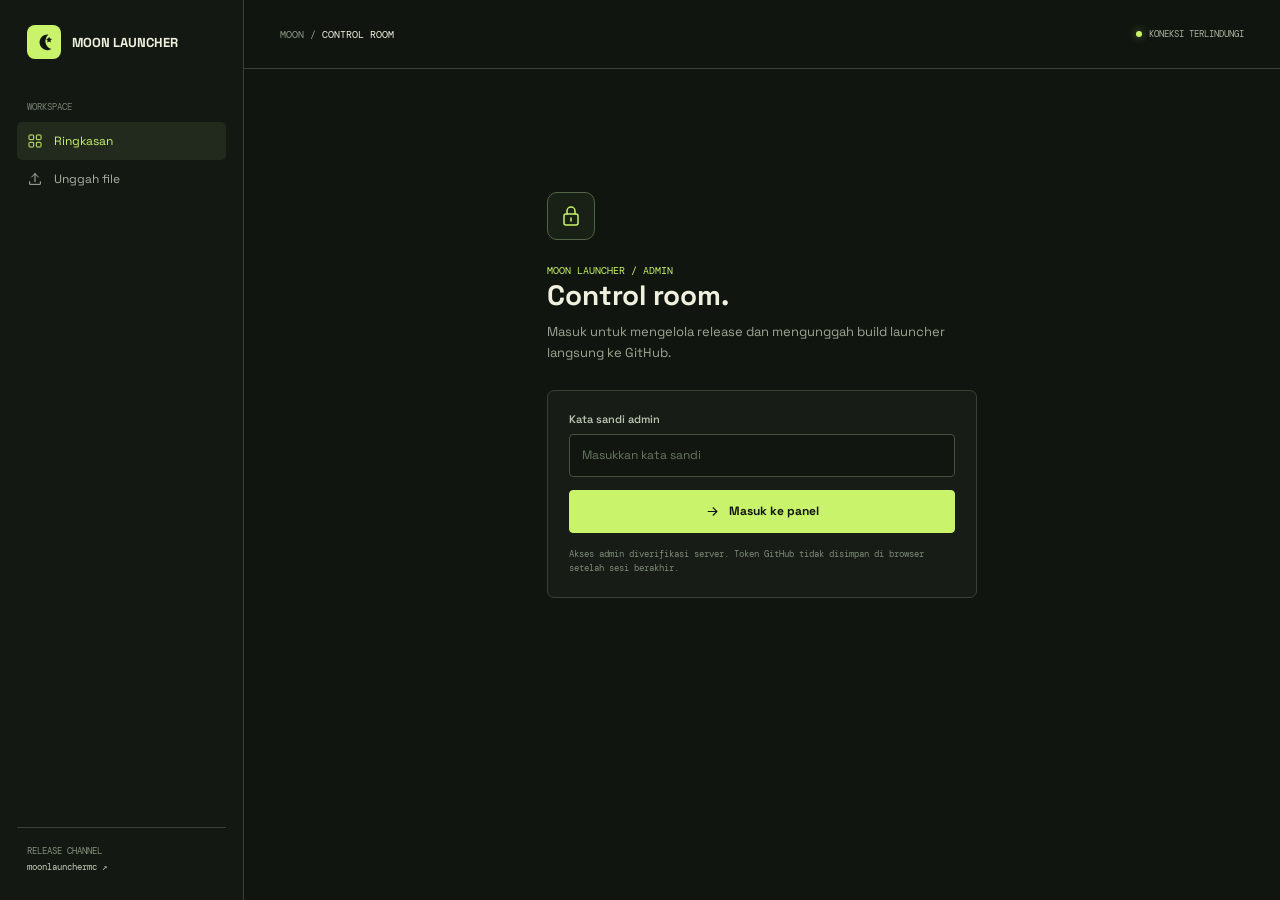
<file: admin/index.html>
<!DOCTYPE html>
<html lang="id">
<head>
  <meta charset="utf-8">
  <meta name="viewport" content="width=device-width, initial-scale=1">
  <meta name="theme-color" content="#10150f">
  <meta name="robots" content="noindex, nofollow">
  <title>Admin — Moon Launcher</title>
  <link rel="preconnect" href="https://fonts.googleapis.com">
  <link rel="preconnect" href="https://fonts.gstatic.com" crossorigin>
  <link href="https://fonts.googleapis.com/css2?family=DM+Mono:wght@400;500&family=Space+Grotesk:wght@400;500;600;700&display=swap" rel="stylesheet">
  <style>
    :root{color-scheme:dark;--bg:#10150f;--surface:#171d16;--surface2:#20271e;--line:#394234;--text:#f0f0df;--muted:#9da694;--lime:#c9f36a;--red:#ff917a;--font:"Space Grotesk","Trebuchet MS",sans-serif;--mono:"DM Mono",monospace}
    *{box-sizing:border-box}body{margin:0;background:var(--bg);color:var(--text);font-family:var(--font);-webkit-font-smoothing:antialiased}button,input,select{font:inherit}button{cursor:pointer}a{color:inherit}
    .shell{min-height:100vh;display:grid;grid-template-columns:244px minmax(0,1fr)}
    .rail{position:sticky;top:0;height:100vh;padding:25px 17px;border-right:1px solid var(--line);background:#131912;display:flex;flex-direction:column}
    .brand{display:flex;align-items:center;gap:11px;padding:0 10px 28px;text-decoration:none;font-weight:700;font-size:13px}
    .brand-mark{width:34px;height:34px;display:grid;place-items:center;border-radius:8px;background:var(--lime);color:var(--bg)}.brand-mark svg{width:22px;height:22px}
    .rail-label{margin:14px 10px 9px;color:#778171;font:9px var(--mono);letter-spacing:0;text-transform:uppercase}
    .rail-link{display:flex;align-items:center;gap:11px;padding:11px 10px;border-radius:5px;color:#abb3a5;text-decoration:none;font-size:12px}.rail-link.active{color:var(--lime);background:#222a1e}.rail-link svg{width:16px;height:16px;flex:none}
    .rail-bottom{margin-top:auto;padding:16px 10px 0;border-top:1px solid var(--line);color:#84907d;font:9px/1.7 var(--mono)}.rail-bottom a{color:#c3ccb9;text-decoration:none}
    .main{min-width:0}.topbar{height:69px;padding:0 36px;border-bottom:1px solid var(--line);display:flex;align-items:center;justify-content:space-between;gap:16px}
    .crumb{color:#8e9985;font:10px var(--mono)}.crumb strong{color:var(--text);font-weight:400}.top-actions{display:flex;align-items:center;gap:16px}.secure{display:flex;align-items:center;gap:7px;color:#aab39f;font:9px var(--mono)}.secure:before{content:"";width:6px;height:6px;border-radius:50%;background:var(--lime);box-shadow:0 0 9px #c9f36a88}
    .logout{display:none;border:0;background:none;color:#b8c0b1;font-size:11px}.logout:hover{color:var(--lime)}
    .content{width:min(1050px,100%);margin:0 auto;padding:42px 36px 68px}.heading-row{display:flex;justify-content:space-between;align-items:end;gap:18px;margin-bottom:28px}.eyebrow{color:var(--lime);font:10px var(--mono);text-transform:uppercase}.heading-row h1{margin:9px 0 7px;font-size:31px;line-height:1.1;font-weight:600}.heading-row p{margin:0;color:var(--muted);font-size:12px}
    .version-pill{display:flex;align-items:center;gap:8px;padding:8px 10px;border:1px solid var(--line);border-radius:4px;color:#b6c0ad;font:9px var(--mono);white-space:nowrap}.version-pill:before{content:"";width:6px;height:6px;border-radius:50%;background:var(--lime)}
    .login-wrap{max-width:430px;margin:9vh auto 0}.login-mark{width:48px;height:48px;display:grid;place-items:center;margin-bottom:24px;border:1px solid #536345;border-radius:10px;color:var(--lime);background:#192116}.login-mark svg{width:24px;height:24px}.login-wrap h1{margin:0 0 8px;font-size:28px}.login-wrap>p{margin:0 0 26px;color:var(--muted);font-size:13px;line-height:1.65}
    .panel{border:1px solid var(--line);border-radius:7px;background:var(--surface)}.login-panel{padding:21px}.field-label{display:block;margin-bottom:8px;color:#b7c0af;font-size:11px;font-weight:600}.field,.select{width:100%;height:43px;padding:0 12px;border:1px solid #47513f;border-radius:4px;outline:none;background:#111710;color:var(--text);font-size:12px}.field:focus,.select:focus{border-color:var(--lime);box-shadow:0 0 0 2px #c9f36a20}.field::placeholder{color:#697562}.full-button{width:100%;height:43px;margin-top:13px;display:flex;align-items:center;justify-content:center;gap:9px;border:1px solid var(--lime);border-radius:4px;background:var(--lime);color:var(--bg);font-size:12px;font-weight:700}.full-button:hover,.primary:hover{background:#d7ff7c}.full-button:disabled,.primary:disabled{opacity:.5;cursor:wait}.full-button svg{width:15px;height:15px}.hint{margin:14px 0 0;color:#7f8a78;font:9px/1.6 var(--mono)}
    .notice{display:none;margin-top:13px;padding:11px 12px;border:1px solid #5c4639;border-radius:4px;background:#231b17;color:#efb49d;font-size:11px;line-height:1.5}.notice.show{display:block}.notice.success{border-color:#45543b;background:#1a2218;color:#c9f36a}
    .workspace{display:none}.stat-row{display:grid;grid-template-columns:repeat(3,1fr);gap:10px;margin-bottom:14px}.stat{padding:15px 16px;border:1px solid var(--line);border-radius:5px;background:#141a13}.stat-label{color:#85907e;font:9px var(--mono);text-transform:uppercase}.stat-value{margin-top:8px;font-size:17px;font-weight:600}.stat-value small{margin-left:6px;color:#85907e;font:9px var(--mono);font-weight:400}
    .columns{display:grid;grid-template-columns:minmax(0,1.35fr) minmax(270px,.75fr);gap:13px}.section{padding:20px}.section-head{display:flex;align-items:start;justify-content:space-between;gap:12px;margin-bottom:17px}.section-head h2{margin:0;font-size:15px;font-weight:600}.section-head p{margin:5px 0 0;color:var(--muted);font-size:10px;line-height:1.5}.section-index{color:#87927f;font:9px var(--mono)}
    .dropzone{min-height:167px;padding:22px;border:1px dashed #59664d;border-radius:5px;display:grid;place-items:center;text-align:center;background:linear-gradient(145deg,#1a2118,#151b14);transition:border-color .15s,background .15s}.dropzone.drag{border-color:var(--lime);background:#202a1b}.drop-icon{width:35px;height:35px;margin:0 auto 10px;display:grid;place-items:center;border:1px solid #47543d;border-radius:7px;color:var(--lime)}.drop-icon svg{width:18px;height:18px}.dropzone strong{display:block;font-size:11px}.dropzone span{display:block;margin-top:5px;color:#8e9985;font:9px var(--mono)}.choose{display:inline-flex;align-items:center;gap:7px;margin-top:12px;color:var(--lime);font-size:10px;font-weight:600;text-decoration:underline;text-underline-offset:3px;cursor:pointer}.file-input{position:absolute;width:1px;height:1px;overflow:hidden;clip:rect(0,0,0,0);white-space:nowrap;clip-path:inset(50%)}
    .file-list{display:grid;gap:7px;margin-top:10px}.file-row{min-width:0;padding:10px 11px;display:grid;grid-template-columns:28px minmax(0,1fr) auto;align-items:center;gap:10px;border:1px solid #343e30;border-radius:4px;background:#141a13}.file-type{width:28px;height:30px;display:grid;place-items:center;border-radius:3px;background:#242d20;color:var(--lime);font:8px var(--mono);text-transform:uppercase}.file-name{overflow:hidden;text-overflow:ellipsis;white-space:nowrap;color:#e3e7d8;font-size:10px}.file-size{margin-top:3px;color:#84907d;font:8px var(--mono)}.file-remove{width:25px;height:25px;border:0;border-radius:3px;background:transparent;color:#9da694;font-size:16px}.file-remove:hover{background:#2b211e;color:var(--red)}.progress{height:3px;margin-top:7px;background:#30382c}.progress span{display:block;height:100%;width:0;background:var(--lime);transition:width .15s}
    .release-controls{display:grid;gap:14px}.divider{height:1px;background:var(--line);margin:2px 0}.inline-label{display:flex;align-items:center;justify-content:space-between;gap:10px;margin-bottom:7px}.inline-label .field-label{margin:0}.small-action{border:0;background:none;color:var(--lime);font:9px var(--mono)}.release-detail{min-height:37px;margin-top:8px;color:#8e9985;font:9px/1.55 var(--mono)}.release-detail b{color:#c9d2be;font-weight:400}.create-grid{display:grid;grid-template-columns:1fr 1.15fr;gap:8px}.create-grid .field{height:38px;font-size:10px}.secondary,.primary{min-height:39px;padding:0 12px;border-radius:4px;font-size:10px;font-weight:600}.secondary{border:1px solid #4a5542;background:#20271e;color:#dce1d2}.secondary:hover{border-color:var(--lime);color:var(--lime)}.primary{border:1px solid var(--lime);background:var(--lime);color:var(--bg)}.upload-button{width:100%;margin-top:11px}.publish{width:100%;margin-top:8px}.secondary:disabled{opacity:.4;cursor:not-allowed}
    .release-list{display:grid;gap:7px;margin-top:12px}.release-item{padding:9px 10px;border:1px solid #343e30;border-radius:4px;color:#cbd2c2;font:9px var(--mono)}.release-item span{float:right;color:#87927f}.activity{margin-top:14px;padding:13px;border-left:2px solid #536345;background:#141a13;color:#aeb8a4;font-size:10px;line-height:1.55}.activity:empty{display:none}
    .footer-note{margin-top:18px;color:#73806e;font:9px/1.6 var(--mono)}
    @media(max-width:850px){.shell{grid-template-columns:68px minmax(0,1fr)}.rail{padding-inline:10px}.brand{justify-content:center;padding-inline:0}.brand-name,.rail-label,.rail-link span,.rail-bottom{display:none}.rail-link{justify-content:center;padding:12px 0}.rail-link svg{width:19px;height:19px}.topbar{padding-inline:22px}.content{padding:33px 22px 56px}.columns{grid-template-columns:1fr}.stat-row{grid-template-columns:repeat(3,1fr)}}
    @media(max-width:560px){.shell{display:block}.rail{position:fixed;z-index:5;top:auto;bottom:0;left:0;right:0;width:100%;height:58px;padding:5px 16px;border-right:0;border-top:1px solid var(--line);flex-direction:row;justify-content:center;background:#131912}.brand,.rail-label,.rail-bottom{display:none}.rail-link{width:52px;padding:9px}.topbar{height:59px;padding-inline:16px}.secure{font-size:8px}.content{padding:28px 15px 83px}.heading-row{align-items:start;flex-direction:column;margin-bottom:20px}.heading-row h1{font-size:27px}.version-pill{font-size:8px}.stat-row{gap:6px}.stat{padding:11px 9px}.stat-value{font-size:14px}.stat-value small{display:block;margin:4px 0 0}.section{padding:15px}.login-wrap{margin-top:8vh}.create-grid{grid-template-columns:1fr 1.1fr}}
  </style>
</head>
<body>
  <div class="shell">
    <aside class="rail" aria-label="Menu admin">
      <a class="brand" href="/" aria-label="Moon Launcher beranda"><span class="brand-mark"><svg viewBox="0 0 24 24" fill="none"><path d="M16.8 3.8a8.6 8.6 0 1 0 3.4 15.9A9.2 9.2 0 0 1 16.8 3.8Z" fill="currentColor"/><path d="m17.5 6.2 1 2.1 2.3.3-1.7 1.6.4 2.3-2-1.1-2 1.1.4-2.3-1.7-1.6 2.3-.3 1-2.1Z" fill="#10150f"/></svg></span><span class="brand-name">MOON LAUNCHER</span></a>
      <div class="rail-label">Workspace</div>
      <a class="rail-link active" href="#overview"><svg viewBox="0 0 24 24" fill="none"><rect x="3" y="3" width="7" height="7" rx="1" stroke="currentColor" stroke-width="1.5"/><rect x="14" y="3" width="7" height="7" rx="1" stroke="currentColor" stroke-width="1.5"/><rect x="3" y="14" width="7" height="7" rx="1" stroke="currentColor" stroke-width="1.5"/><rect x="14" y="14" width="7" height="7" rx="1" stroke="currentColor" stroke-width="1.5"/></svg><span>Ringkasan</span></a>
      <a class="rail-link" href="#upload"><svg viewBox="0 0 24 24" fill="none"><path d="M12 16V4m0 0L7 9m5-5 5 5M4 16v4h16v-4" stroke="currentColor" stroke-width="1.5" stroke-linecap="round" stroke-linejoin="round"/></svg><span>Unggah file</span></a>
      <div class="rail-bottom">RELEASE CHANNEL<br><a href="https://github.com/moonlaunchermc/moonlauncher/releases" target="_blank" rel="noreferrer">moonlaunchermc ↗</a></div>
    </aside>
    <main class="main">
      <header class="topbar"><div class="crumb">MOON / <strong>CONTROL ROOM</strong></div><div class="top-actions"><div class="secure">KONEKSI TERLINDUNGI</div><button class="logout" id="logout" type="button">Keluar</button></div></header>
      <section class="content">
        <div class="login-wrap" id="login-view">
          <div class="login-mark"><svg viewBox="0 0 24 24" fill="none"><rect x="5" y="10" width="14" height="11" rx="2" stroke="currentColor" stroke-width="1.5"/><path d="M8 10V7a4 4 0 0 1 8 0v3m-4 4v3" stroke="currentColor" stroke-width="1.5" stroke-linecap="round"/></svg></div>
          <div class="eyebrow">Moon launcher / admin</div><h1>Control room.</h1><p>Masuk untuk mengelola release dan mengunggah build launcher langsung ke GitHub.</p>
          <form class="panel login-panel" id="login-form"><label class="field-label" for="admin-password">Kata sandi admin</label><input class="field" id="admin-password" name="password" type="password" autocomplete="current-password" placeholder="Masukkan kata sandi" required><button class="full-button" id="login-button" type="submit"><svg viewBox="0 0 24 24" fill="none"><path d="M5 12h14m-6-6 6 6-6 6" stroke="currentColor" stroke-width="1.7" stroke-linecap="round" stroke-linejoin="round"/></svg>Masuk ke panel</button><div class="hint">Akses admin diverifikasi server. Token GitHub tidak disimpan di browser setelah sesi berakhir.</div><div class="notice" id="login-notice" role="status"></div></form>
        </div>

        <div class="workspace" id="workspace">
          <div class="heading-row"><div><div class="eyebrow">Moon launcher / rilis</div><h1>Build control.</h1><p>Kelola aset unduhan di repositori resmi Moon Launcher.</p></div><div class="version-pill" id="session-state">Sesi admin aktif</div></div>
          <div class="stat-row"><div class="stat"><div class="stat-label">Repositori</div><div class="stat-value">Moon Launcher<small>PUBLIC RELEASES</small></div></div><div class="stat"><div class="stat-label">Rilis tersedia</div><div class="stat-value" id="release-count">—</div></div><div class="stat"><div class="stat-label">Token</div><div class="stat-value">Sementara<small>GITHUB APP</small></div></div></div>
          <div class="columns">
            <section class="panel section" id="upload">
              <div class="section-head"><div><h2>Unggah build</h2><p>Tambahkan installer ke release pilihanmu.</p></div><span class="section-index">01 / ASSETS</span></div>
              <div class="dropzone" id="dropzone"><div><div class="drop-icon"><svg viewBox="0 0 24 24" fill="none"><path d="M12 16V4m0 0L7 9m5-5 5 5M4 16v4h16v-4" stroke="currentColor" stroke-width="1.6" stroke-linecap="round" stroke-linejoin="round"/></svg></div><strong>Tarik file ke area ini</strong><span>EXE · MSI · APPIMAGE · APK · arsip · format lain</span><label class="choose" for="file-input">Pilih file dari perangkat</label><input class="file-input" id="file-input" type="file" multiple></div></div>
              <div class="file-list" id="file-list"></div><div class="activity" id="upload-status" aria-live="polite"></div>
              <button class="primary upload-button" id="upload-button" type="button" disabled>Unggah file terpilih</button><button class="secondary publish" id="publish-button" type="button" hidden>Terbitkan release ini</button>
              <p class="footer-note">File dikirim langsung ke GitHub Releases. Batas maksimum GitHub: 2 GB per aset.</p>
            </section>

            <section class="panel section">
              <div class="section-head"><div><h2>Tujuan release</h2><p>Pilih release yang sudah ada atau buat draft baru.</p></div><span class="section-index">02 / RELEASE</span></div>
              <div class="release-controls">
                <div><div class="inline-label"><label class="field-label" for="release-select">Release aktif</label><button class="small-action" id="refresh-releases" type="button">REFRESH</button></div><select class="select" id="release-select"><option value="">Memuat daftar release…</option></select><div class="release-detail" id="release-detail"></div></div>
                <div class="divider"></div>
                <div><label class="field-label" for="new-tag">Buat draft release</label><div class="create-grid"><input type="text" class="field" id="new-tag" placeholder="v2.2.0" autocomplete="off"><input type="text" class="field" id="new-name" placeholder="Moon Launcher v2.2.0" autocomplete="off"></div><button class="secondary upload-button" id="create-release" type="button">Buat draft baru</button></div>
              </div>
              <div class="activity" id="release-status" aria-live="polite"></div><div class="release-list" id="recent-releases"></div>
            </section>
          </div>
        </div>
      </section>
    </main>
  </div>
  <script>
    const repository = "moonlaunchermc/moonlauncher";
    let accessToken = "";
    let releases = [];
    let selectedFiles = [];
    let tokenExpiry = 0;
    const byId = id => document.getElementById(id);
    const apiHeaders = () => ({ Accept: "application/vnd.github+json", Authorization: `Bearer ${accessToken}`, "X-GitHub-Api-Version": "2022-11-28" });

    function showNotice(element, message, success = false) {
      element.textContent = message;
      element.className = `notice show${success ? " success" : ""}`;
    }
    function setStatus(element, message, success = false) {
      element.textContent = message;
      element.style.color = success ? "var(--lime)" : "var(--muted)";
    }
    function clearSession() {
      accessToken = "";
      clearTimeout(tokenExpiry);
      byId("workspace").style.display = "none";
      byId("login-view").style.display = "block";
      byId("logout").style.display = "none";
      byId("admin-password").value = "";
    }
    function formatBytes(bytes) {
      if (bytes < 1024 * 1024) return `${(bytes / 1024).toFixed(0)} KB`;
      return `${(bytes / (1024 * 1024)).toFixed(1)} MB`;
    }
    function detectFilePlatform(name) {
      if (/\.(exe|msi)$/i.test(name)) return "Windows";
      if (/\.appimage$/i.test(name)) return "Linux";
      if (/\.apk$/i.test(name)) return "Android";
      return "Other file";
    }
    function renderFiles() {
      const list = byId("file-list");
      list.replaceChildren();
      selectedFiles.forEach((file, index) => {
        const row = document.createElement("div");
        row.className = "file-row";
        const extension = file.name.split(".").pop().slice(0, 5);
        row.innerHTML = `<span class="file-type"></span><div><div class="file-name"></div><div class="file-size"></div><div class="progress"><span></span></div></div><button class="file-remove" type="button" aria-label="Hapus file">×</button>`;
        row.querySelector(".file-type").textContent = extension;
        row.querySelector(".file-name").textContent = file.name;
        row.querySelector(".file-size").textContent = `${formatBytes(file.size)} · ${detectFilePlatform(file.name)}`;
        row.querySelector(".file-remove").addEventListener("click", () => { selectedFiles.splice(index, 1); renderFiles(); });
        list.append(row);
      });
      byId("upload-button").disabled = selectedFiles.length === 0;
    }
    function addFiles(files) {
      const incoming = Array.from(files || []);
      if (!incoming.length) {
        setStatus(byId("upload-status"), "Tidak ada file yang terdeteksi. Coba pilih file atau drop ulang.");
        return;
      }
      const knownFiles = new Set(selectedFiles.map(file => `${file.name}:${file.size}:${file.lastModified}`));
      const addedFiles = incoming.filter(file => {
        const key = `${file.name}:${file.size}:${file.lastModified}`;
        if (knownFiles.has(key)) return false;
        knownFiles.add(key);
        return true;
      });
      selectedFiles = [...selectedFiles, ...addedFiles];
      renderFiles();
      setStatus(byId("upload-status"), addedFiles.length
        ? `${addedFiles.length} file terdeteksi${incoming.length > addedFiles.length ? ` · ${incoming.length - addedFiles.length} duplikat dilewati` : ""}.`
        : "File tersebut sudah ada di daftar.", true);
    }
    function getSelectedRelease() {
      return releases.find(release => String(release.id) === byId("release-select").value);
    }
    function updateReleaseDetails() {
      const release = getSelectedRelease();
      const detail = byId("release-detail");
      const publishButton = byId("publish-button");
      if (!release) {
        detail.textContent = "Pilih release untuk mengunggah file.";
        publishButton.hidden = true;
        return;
      }
      detail.replaceChildren();
      const assetCount = document.createElement("b");
      assetCount.textContent = release.assets.length;
      detail.append(assetCount, document.createTextNode(` aset · ${release.draft ? "Draft belum publik" : "Sudah terbit"} · ${release.tag_name}`));
      publishButton.hidden = !release.draft;
    }
    async function githubRequest(path, options = {}) {
      const response = await fetch(`https://api.github.com/repos/${repository}${path}`, {
        ...options,
        headers: { ...apiHeaders(), ...(options.headers || {}) }
      });
      const data = await response.json().catch(() => ({}));
      if (!response.ok) throw new Error(data.message || `GitHub API ${response.status}`);
      return data;
    }
    async function loadReleases() {
      setStatus(byId("release-status"), "Memuat release dari GitHub…");
      const data = await githubRequest("/releases?per_page=100");
      releases = data;
      const select = byId("release-select");
      const previous = select.value;
      select.replaceChildren();
      if (!releases.length) {
        select.add(new Option("Belum ada release", ""));
      } else {
        releases.forEach(release => select.add(new Option(`${release.tag_name} · ${release.draft ? "DRAFT" : "PUBLIC"}`, release.id)));
        if (releases.some(release => String(release.id) === previous)) select.value = previous;
      }
      byId("release-count").textContent = releases.length;
      const recent = byId("recent-releases");
      recent.replaceChildren();
      releases.slice(0, 3).forEach(release => {
        const item = document.createElement("div");
        item.className = "release-item";
        item.textContent = release.tag_name;
        const state = document.createElement("span");
        state.textContent = release.draft ? "DRAFT" : `${release.assets.length} FILE`;
        item.append(state);
        recent.append(item);
      });
      updateReleaseDetails();
      setStatus(byId("release-status"), "Daftar release tersinkron.", true);
    }
    async function login(event) {
      event.preventDefault();
      const button = byId("login-button");
      const notice = byId("login-notice");
      button.disabled = true;
      notice.className = "notice";
      button.lastChild.textContent = " Memverifikasi…";
      try {
        const response = await fetch("/api/admin/session", {
          method: "POST",
          headers: { "Content-Type": "application/json" },
          body: JSON.stringify({ password: byId("admin-password").value })
        });
        const data = await response.json();
        if (!response.ok) throw new Error(data.error || "Login gagal.");
        accessToken = data.token;
        const expiresIn = Math.max(1000, new Date(data.expiresAt).getTime() - Date.now());
        tokenExpiry = setTimeout(clearSession, expiresIn);
        byId("login-view").style.display = "none";
        byId("workspace").style.display = "block";
        byId("logout").style.display = "inline-block";
        await loadReleases();
      } catch (error) {
        clearSession();
        showNotice(notice, error.message || "Tidak dapat terhubung. Periksa konfigurasi admin.");
      } finally {
        button.disabled = false;
        button.lastChild.textContent = " Masuk ke panel";
      }
    }
    function uploadFile(release, file, row, index, total) {
      return new Promise((resolve, reject) => {
        const uploadUrl = new URL(release.upload_url.replace("{?name,label}", ""));
        uploadUrl.searchParams.set("name", file.name);
        const request = new XMLHttpRequest();
        const progress = row.querySelector(".progress span");
        request.open("POST", uploadUrl);
        request.setRequestHeader("Authorization", `Bearer ${accessToken}`);
        request.setRequestHeader("Accept", "application/vnd.github+json");
        request.setRequestHeader("X-GitHub-Api-Version", "2022-11-28");
        request.setRequestHeader("Content-Type", file.type || "application/octet-stream");
        request.upload.onprogress = event => {
          if (event.lengthComputable) progress.style.width = `${Math.round(event.loaded / event.total * 100)}%`;
          setStatus(byId("upload-status"), `Mengunggah ${index + 1}/${total}: ${file.name} (${event.lengthComputable ? Math.round(event.loaded / event.total * 100) : 0}%)`);
        };
        request.onload = () => {
          let data = {};
          try { data = JSON.parse(request.responseText); } catch {}
          if (request.status >= 200 && request.status < 300) resolve(data);
          else reject(new Error(data.message || `GitHub menolak ${file.name} (${request.status})`));
        };
        request.onerror = () => reject(new Error(`Koneksi terputus saat mengunggah ${file.name}.`));
        request.send(file);
      });
    }
    async function uploadSelected() {
      const release = getSelectedRelease();
      if (!release) return setStatus(byId("upload-status"), "Pilih atau buat release terlebih dahulu.");
      if (!selectedFiles.length) return;
      const rows = [...byId("file-list").children];
      byId("upload-button").disabled = true;
      try {
        for (let index = 0; index < selectedFiles.length; index++) {
          await uploadFile(release, selectedFiles[index], rows[index], index, selectedFiles.length);
        }
        selectedFiles = [];
        renderFiles();
        await loadReleases();
        setStatus(byId("upload-status"), "Semua file berhasil diunggah ke GitHub Releases.", true);
      } catch (error) {
        setStatus(byId("upload-status"), error.message);
        byId("upload-button").disabled = selectedFiles.length === 0;
      }
    }
    async function createRelease() {
      const tag = byId("new-tag").value.trim();
      const name = byId("new-name").value.trim() || tag;
      if (!tag) return setStatus(byId("release-status"), "Isi tag versi untuk membuat release.");
      const button = byId("create-release");
      button.disabled = true;
      try {
        const release = await githubRequest("/releases", {
          method: "POST",
          headers: { "Content-Type": "application/json" },
          body: JSON.stringify({ tag_name: tag, name, draft: true, generate_release_notes: true })
        });
        await loadReleases();
        byId("release-select").value = release.id;
        updateReleaseDetails();
        byId("new-tag").value = "";
        byId("new-name").value = "";
        setStatus(byId("release-status"), `Draft ${tag} dibuat. Unggah file lalu terbitkan.`, true);
      } catch (error) {
        setStatus(byId("release-status"), error.message);
      } finally { button.disabled = false; }
    }
    async function publishRelease() {
      const release = getSelectedRelease();
      if (!release?.draft) return;
      const button = byId("publish-button");
      button.disabled = true;
      try {
        await githubRequest(`/releases/${release.id}`, {
          method: "PATCH",
          headers: { "Content-Type": "application/json" },
          body: JSON.stringify({ draft: false })
        });
        await loadReleases();
        setStatus(byId("release-status"), `${release.tag_name} berhasil diterbitkan.`, true);
      } catch (error) {
        setStatus(byId("release-status"), error.message);
      } finally { button.disabled = false; }
    }

    byId("login-form").addEventListener("submit", login);
    byId("logout").addEventListener("click", clearSession);
    byId("file-input").addEventListener("change", event => {
      addFiles(event.target.files);
      event.target.value = "";
    });
    const dropzone = byId("dropzone");
    dropzone.addEventListener("dragenter", event => {
      event.preventDefault();
      dropzone.classList.add("drag");
    });
    dropzone.addEventListener("dragover", event => {
      event.preventDefault();
      if (event.dataTransfer) event.dataTransfer.dropEffect = "copy";
      dropzone.classList.add("drag");
    });
    dropzone.addEventListener("dragleave", event => {
      if (event.relatedTarget && dropzone.contains(event.relatedTarget)) return;
      dropzone.classList.remove("drag");
    });
    dropzone.addEventListener("drop", event => {
      event.preventDefault();
      dropzone.classList.remove("drag");
      addFiles(event.dataTransfer?.files);
    });
    byId("release-select").addEventListener("change", updateReleaseDetails);
    byId("refresh-releases").addEventListener("click", () => loadReleases().catch(error => setStatus(byId("release-status"), error.message)));
    byId("upload-button").addEventListener("click", uploadSelected);
    byId("create-release").addEventListener("click", createRelease);
    byId("publish-button").addEventListener("click", publishRelease);
    window.addEventListener("pagehide", () => { accessToken = ""; });
  </script>
</body>
</html>
</file>
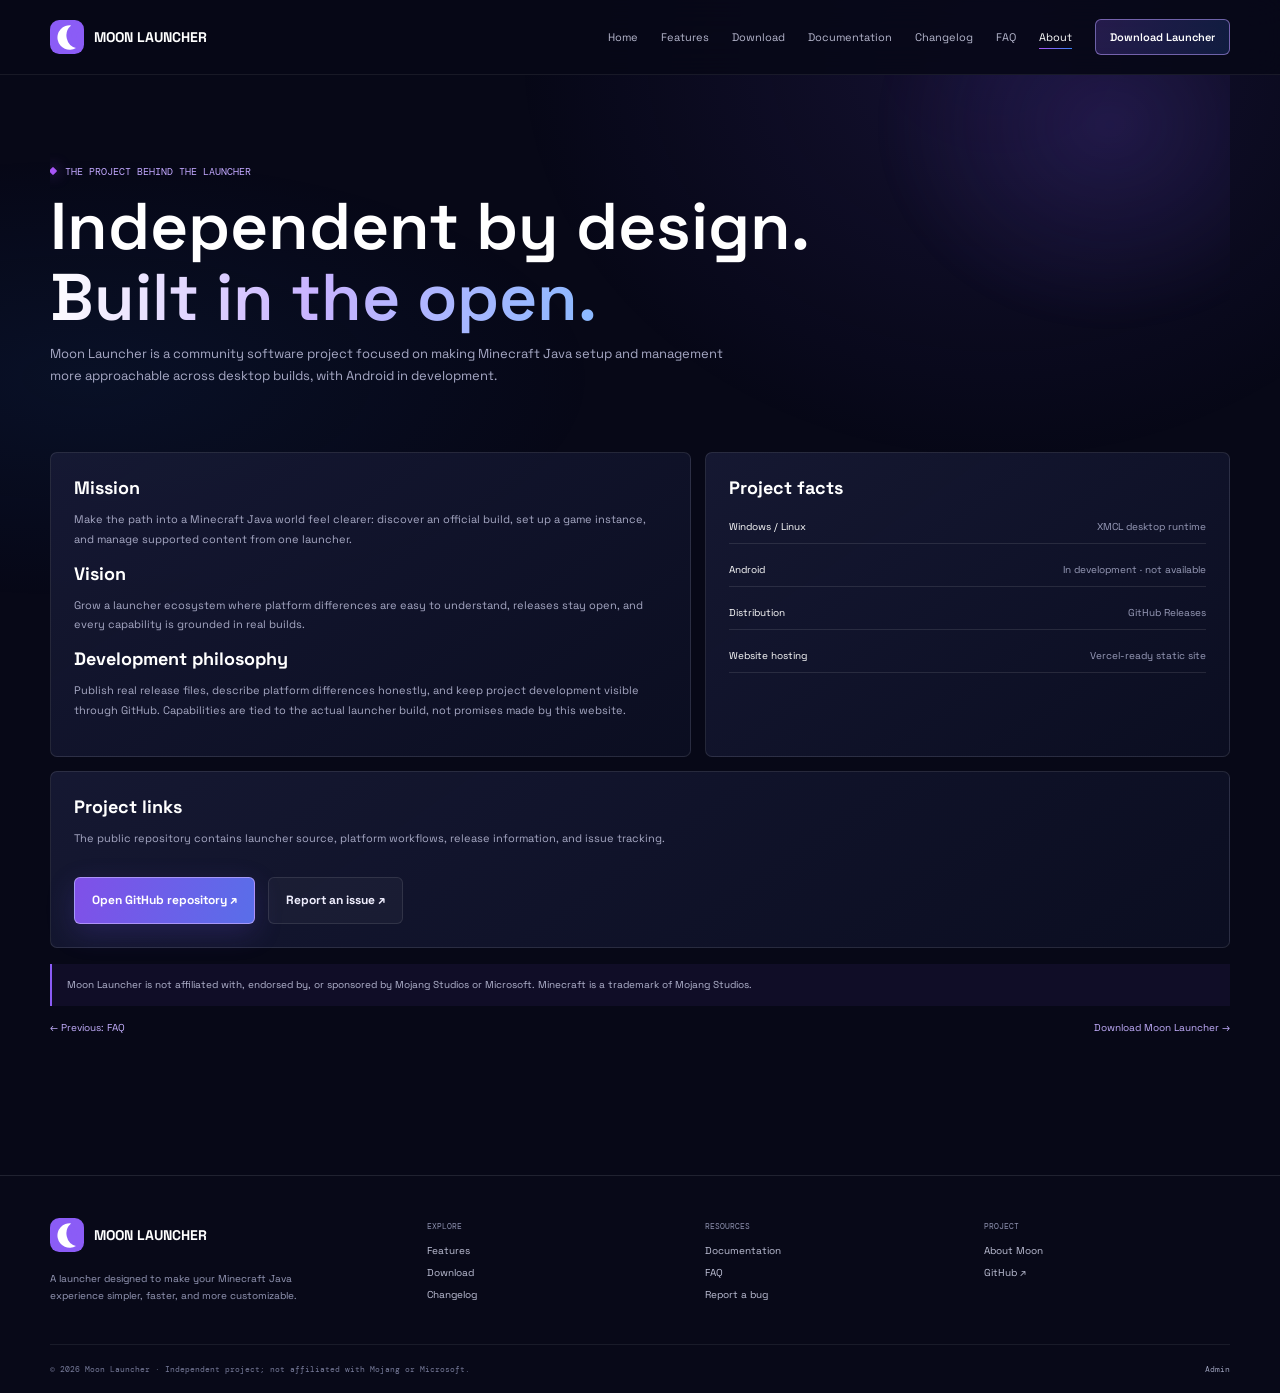
<file: about.html>
<!DOCTYPE html>
<html lang="en">
<head>
  <meta charset="utf-8"><meta name="viewport" content="width=device-width, initial-scale=1"><meta name="theme-color" content="#070817">
  <meta name="description" content="Learn about Moon Launcher, an independent Minecraft Java launcher project built for clear setup, organized instances, and platform-specific releases.">
  <meta property="og:type" content="website"><meta property="og:title" content="About — Moon Launcher"><meta property="og:description" content="The goals, development approach, and public project links behind Moon Launcher."><meta property="og:image" content="/assets/moon-mark.svg">
  <title>About — Moon Launcher</title><link rel="icon" type="image/svg+xml" href="/assets/moon-mark.svg"><link rel="stylesheet" href="/assets/site.css"><script src="/assets/site.js" defer></script>
</head>
<body>
  <a class="skip-link" href="#main">Skip to content</a>
  <header class="site-header"><div class="container header-inner"><a class="brand" href="/index.html"><img src="/assets/moon-mark.svg" alt=""><span>MOON LAUNCHER</span></a><button class="menu-toggle" type="button" aria-label="Open menu" aria-expanded="false" aria-controls="primary-navigation"><svg viewBox="0 0 24 24" fill="none" aria-hidden="true"><path d="M4 7h16M4 12h16M4 17h16" stroke="currentColor" stroke-width="1.7" stroke-linecap="round"/></svg></button><nav class="main-nav" id="primary-navigation" aria-label="Main navigation"><a href="/index.html">Home</a><a href="/features.html">Features</a><a href="/download.html">Download</a><a href="/docs.html">Documentation</a><a href="/changelog.html">Changelog</a><a href="/faq.html">FAQ</a><a href="/about.html" aria-current="page">About</a><a class="nav-download" href="/download.html">Download Launcher</a></nav></div></header>
  <main id="main"><section class="container page-hero"><span class="eyebrow">The project behind the launcher</span><h1 class="page-title">Independent by design.<br><span class="gradient-text">Built in the open.</span></h1><p class="page-lead">Moon Launcher is a community software project focused on making Minecraft Java setup and management more approachable across desktop builds, with Android in development.</p></section>
    <section class="container page-main"><div class="about-grid"><article class="about-panel"><h2>Mission</h2><p>Make the path into a Minecraft Java world feel clearer: discover an official build, set up a game instance, and manage supported content from one launcher.</p><h2>Vision</h2><p>Grow a launcher ecosystem where platform differences are easy to understand, releases stay open, and every capability is grounded in real builds.</p><h2>Development philosophy</h2><p>Publish real release files, describe platform differences honestly, and keep project development visible through GitHub. Capabilities are tied to the actual launcher build, not promises made by this website.</p></article><article class="about-panel"><h2>Project facts</h2><div class="tech-list"><div class="tech-item"><span>Windows / Linux</span><span>XMCL desktop runtime</span></div><div class="tech-item"><span>Android</span><span>In development · not available</span></div><div class="tech-item"><span>Distribution</span><span>GitHub Releases</span></div><div class="tech-item"><span>Website hosting</span><span>Vercel-ready static site</span></div></div></article></div>
      <section class="about-panel about-secondary"><h2>Project links</h2><p>The public repository contains launcher source, platform workflows, release information, and issue tracking.</p><div class="hero-actions"><a class="button" href="https://github.com/moonlaunchermc/moonlauncher" target="_blank" rel="noreferrer">Open GitHub repository ↗</a><a class="button button-secondary" href="https://github.com/moonlaunchermc/moonlauncher/issues/new/choose" target="_blank" rel="noreferrer">Report an issue ↗</a></div></section>
      <p class="notice">Moon Launcher is not affiliated with, endorsed by, or sponsored by Mojang Studios or Microsoft. Minecraft is a trademark of Mojang Studios.</p><nav class="doc-nav" aria-label="About navigation"><a href="/faq.html">← Previous: FAQ</a><a href="/download.html">Download Moon Launcher →</a></nav>
    </section></main>
  <footer class="site-footer"><div class="container footer-top"><div class="footer-brand"><a class="brand" href="/index.html"><img src="/assets/moon-mark.svg" alt=""><span>MOON LAUNCHER</span></a><p>A launcher designed to make your Minecraft Java experience simpler, faster, and more customizable.</p></div><div class="footer-col"><h2>Explore</h2><a href="/features.html">Features</a><a href="/download.html">Download</a><a href="/changelog.html">Changelog</a></div><div class="footer-col"><h2>Resources</h2><a href="/docs.html">Documentation</a><a href="/faq.html">FAQ</a><a href="https://github.com/moonlaunchermc/moonlauncher/issues/new/choose" target="_blank" rel="noreferrer">Report a bug</a></div><div class="footer-col"><h2>Project</h2><a href="/about.html">About Moon</a><a href="https://github.com/moonlaunchermc/moonlauncher" target="_blank" rel="noreferrer">GitHub ↗</a></div></div><div class="container footer-bottom"><span>© <span data-year></span> Moon Launcher · Independent project; not affiliated with Mojang or Microsoft.</span><a href="/admin/">Admin</a></div></footer>
</body>
</html>
</file>
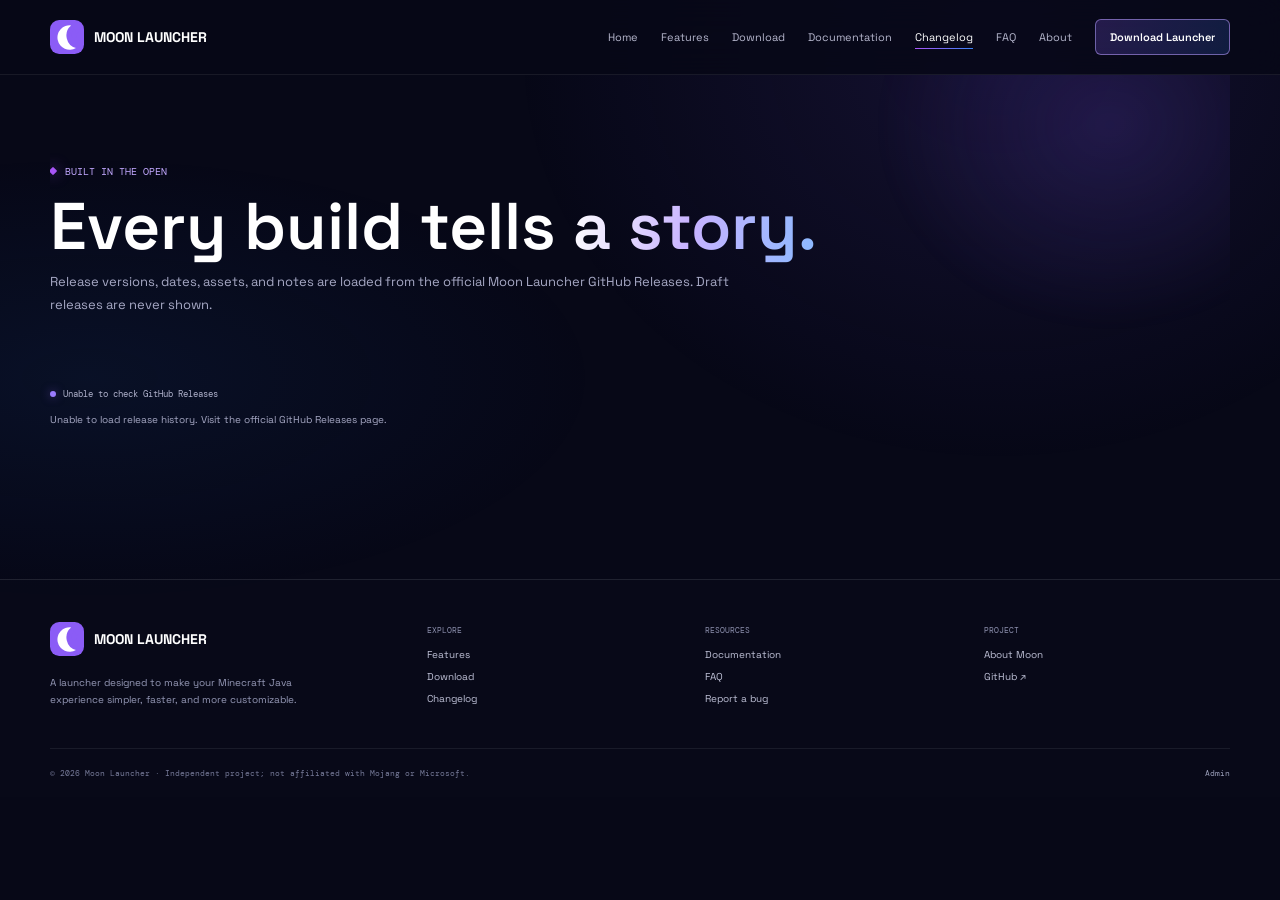
<file: changelog.html>
<!DOCTYPE html>
<html lang="en">
<head>
  <meta charset="utf-8"><meta name="viewport" content="width=device-width, initial-scale=1"><meta name="theme-color" content="#070817">
  <meta name="description" content="Browse official Moon Launcher release notes and version history fetched from GitHub Releases.">
  <meta property="og:type" content="website"><meta property="og:title" content="Changelog — Moon Launcher"><meta property="og:description" content="Official Moon Launcher version history and release notes."><meta property="og:image" content="/assets/moon-mark.svg">
  <title>Changelog — Moon Launcher</title><link rel="icon" type="image/svg+xml" href="/assets/moon-mark.svg"><link rel="stylesheet" href="/assets/site.css"><script src="/assets/site.js" defer></script>
</head>
<body>
  <a class="skip-link" href="#main">Skip to content</a>
  <header class="site-header"><div class="container header-inner"><a class="brand" href="/index.html"><img src="/assets/moon-mark.svg" alt=""><span>MOON LAUNCHER</span></a><button class="menu-toggle" type="button" aria-label="Open menu" aria-expanded="false" aria-controls="primary-navigation"><svg viewBox="0 0 24 24" fill="none" aria-hidden="true"><path d="M4 7h16M4 12h16M4 17h16" stroke="currentColor" stroke-width="1.7" stroke-linecap="round"/></svg></button><nav class="main-nav" id="primary-navigation" aria-label="Main navigation"><a href="/index.html">Home</a><a href="/features.html">Features</a><a href="/download.html">Download</a><a href="/docs.html">Documentation</a><a href="/changelog.html" aria-current="page">Changelog</a><a href="/faq.html">FAQ</a><a href="/about.html">About</a><a class="nav-download" href="/download.html">Download Launcher</a></nav></div></header>
  <main id="main"><section class="container page-hero"><span class="eyebrow">Built in the open</span><h1 class="page-title">Every build tells <span class="gradient-text">a story.</span></h1><p class="page-lead">Release versions, dates, assets, and notes are loaded from the official Moon Launcher GitHub Releases. Draft releases are never shown.</p></section><section class="container page-main" data-downloads-root><div class="release-state" data-release-state aria-live="polite">Loading release history…</div><div class="release-list" data-changelog><div class="surface-card"><h2>Loading official releases</h2><p>Fetching published GitHub Release data.</p></div></div></section></main>
  <footer class="site-footer"><div class="container footer-top"><div class="footer-brand"><a class="brand" href="/index.html"><img src="/assets/moon-mark.svg" alt=""><span>MOON LAUNCHER</span></a><p>A launcher designed to make your Minecraft Java experience simpler, faster, and more customizable.</p></div><div class="footer-col"><h2>Explore</h2><a href="/features.html">Features</a><a href="/download.html">Download</a><a href="/changelog.html">Changelog</a></div><div class="footer-col"><h2>Resources</h2><a href="/docs.html">Documentation</a><a href="/faq.html">FAQ</a><a href="https://github.com/moonlaunchermc/moonlauncher/issues/new/choose" target="_blank" rel="noreferrer">Report a bug</a></div><div class="footer-col"><h2>Project</h2><a href="/about.html">About Moon</a><a href="https://github.com/moonlaunchermc/moonlauncher" target="_blank" rel="noreferrer">GitHub ↗</a></div></div><div class="container footer-bottom"><span>© <span data-year></span> Moon Launcher · Independent project; not affiliated with Mojang or Microsoft.</span><a href="/admin/">Admin</a></div></footer>
</body>
</html>
</file>
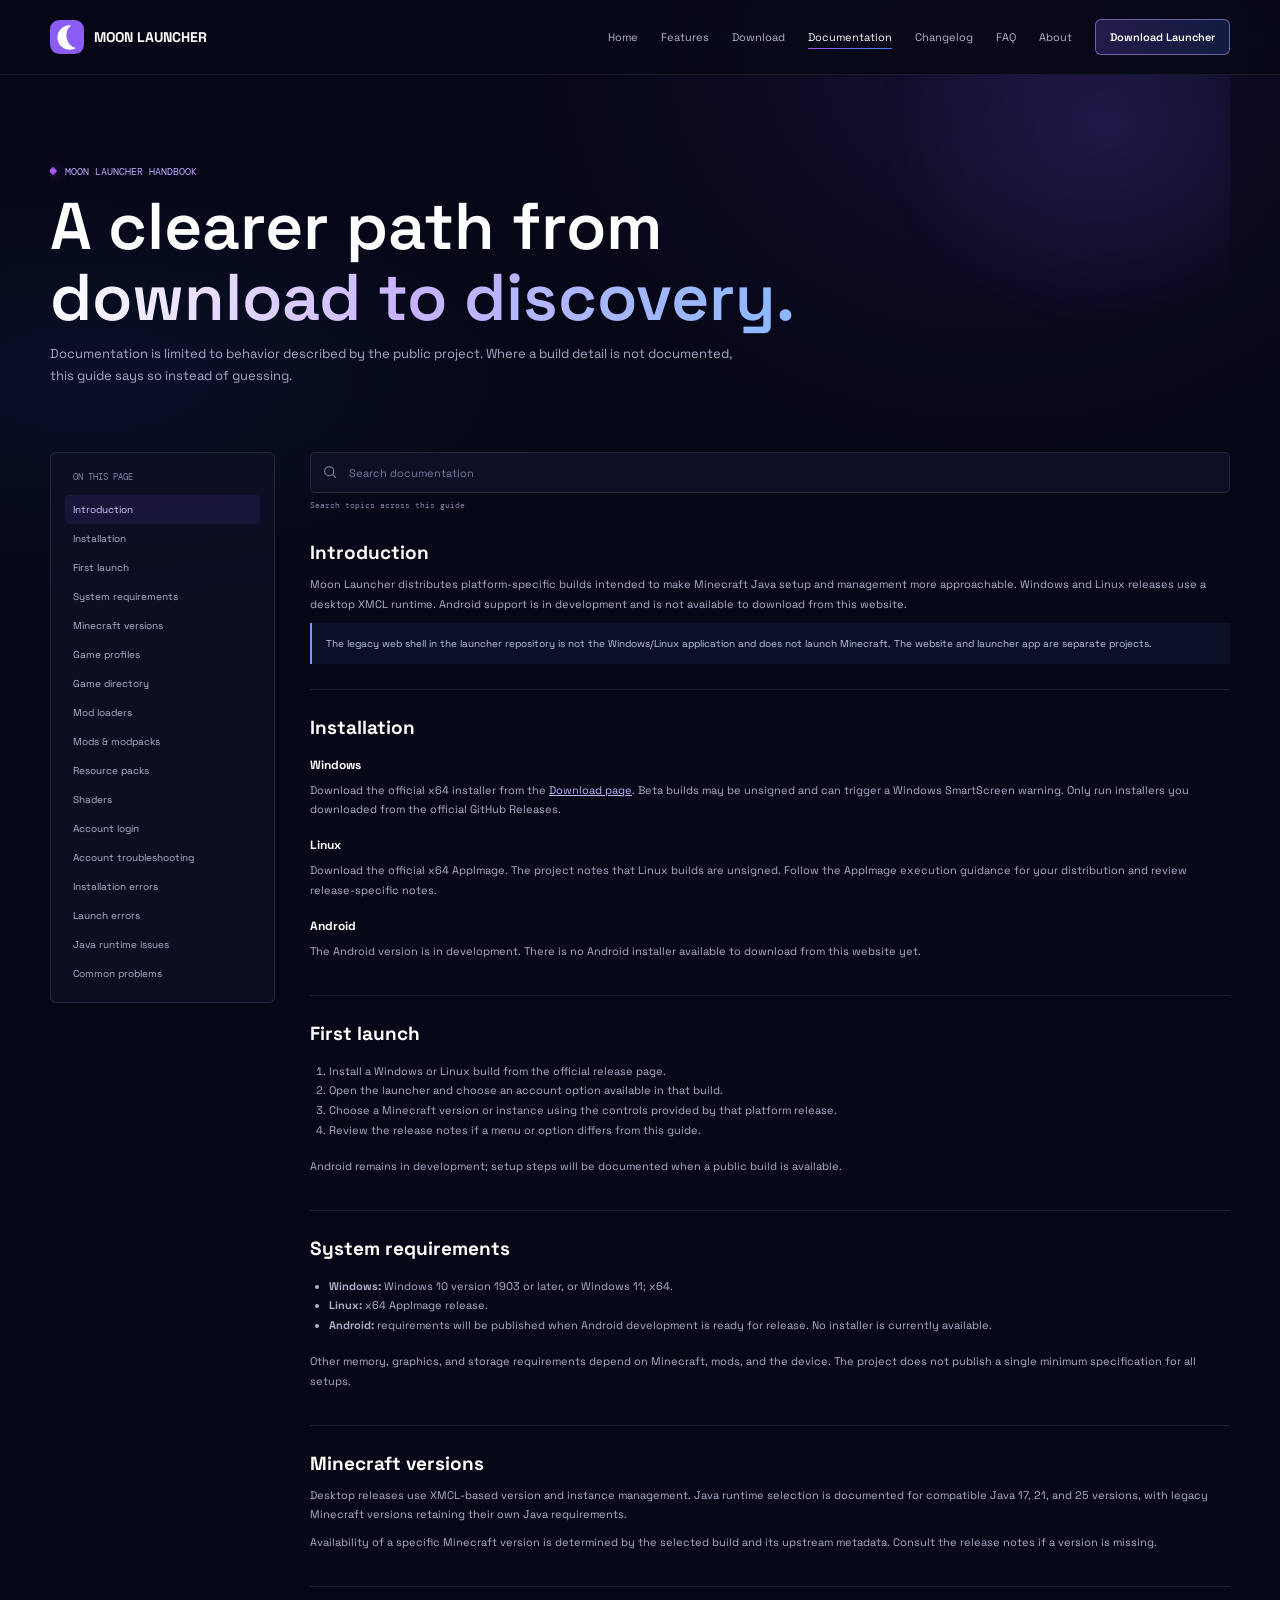
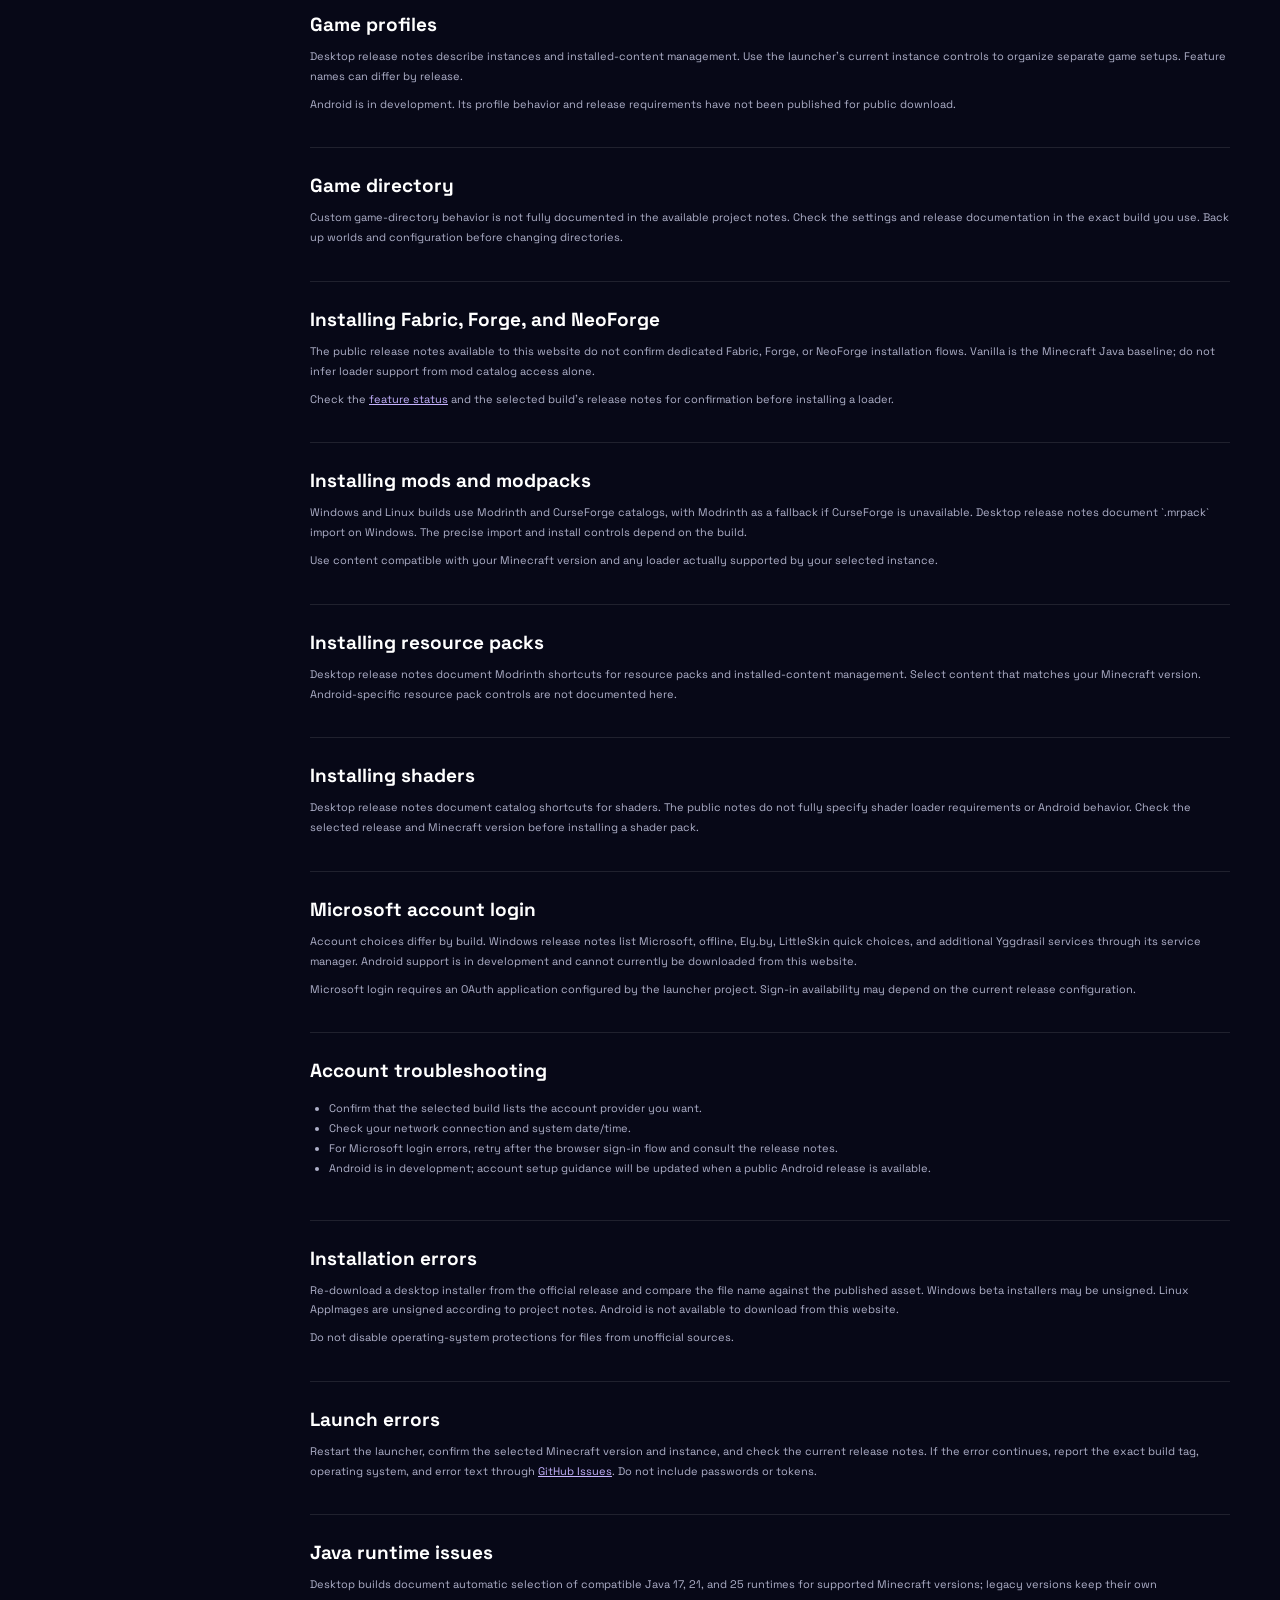
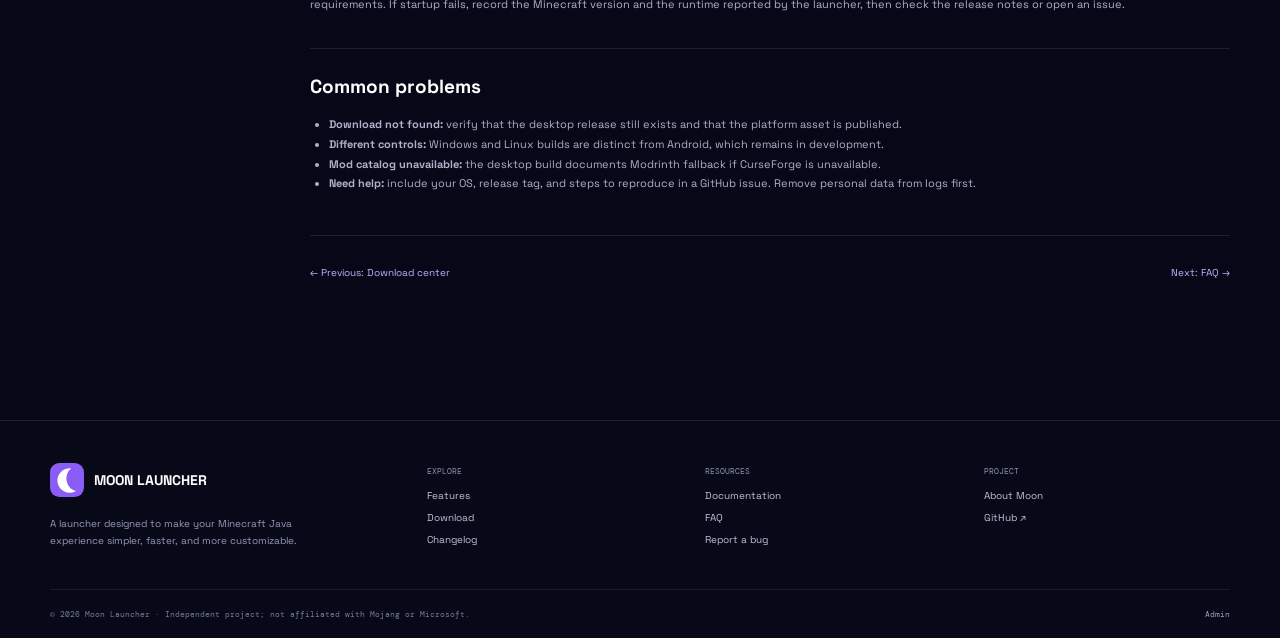
<file: docs.html>
<!DOCTYPE html>
<html lang="en">
<head>
  <meta charset="utf-8"><meta name="viewport" content="width=device-width, initial-scale=1"><meta name="theme-color" content="#070817">
  <meta name="description" content="Moon Launcher documentation for installation, game versions, modding, accounts, system requirements, and troubleshooting.">
  <meta property="og:type" content="website"><meta property="og:title" content="Documentation — Moon Launcher"><meta property="og:description" content="Getting started and platform-specific notes for Moon Launcher."><meta property="og:image" content="/assets/moon-mark.svg">
  <title>Documentation — Moon Launcher</title><link rel="icon" type="image/svg+xml" href="/assets/moon-mark.svg"><link rel="stylesheet" href="/assets/site.css"><script src="/assets/site.js" defer></script>
</head>
<body>
  <a class="skip-link" href="#main">Skip to content</a>
  <header class="site-header"><div class="container header-inner"><a class="brand" href="/index.html"><img src="/assets/moon-mark.svg" alt=""><span>MOON LAUNCHER</span></a><button class="menu-toggle" type="button" aria-label="Open menu" aria-expanded="false" aria-controls="primary-navigation"><svg viewBox="0 0 24 24" fill="none" aria-hidden="true"><path d="M4 7h16M4 12h16M4 17h16" stroke="currentColor" stroke-width="1.7" stroke-linecap="round"/></svg></button><nav class="main-nav" id="primary-navigation" aria-label="Main navigation"><a href="/index.html">Home</a><a href="/features.html">Features</a><a href="/download.html">Download</a><a href="/docs.html" aria-current="page">Documentation</a><a href="/changelog.html">Changelog</a><a href="/faq.html">FAQ</a><a href="/about.html">About</a><a class="nav-download" href="/download.html">Download Launcher</a></nav></div></header>
  <main id="main"><section class="container page-hero"><span class="eyebrow">Moon Launcher handbook</span><h1 class="page-title">A clearer path from <span class="gradient-text">download to discovery.</span></h1><p class="page-lead">Documentation is limited to behavior described by the public project. Where a build detail is not documented, this guide says so instead of guessing.</p></section>
    <section class="container page-main docs-layout">
      <aside class="docs-sidebar" aria-label="Documentation topics"><h2>On this page</h2><a class="active" href="#introduction">Introduction</a><a href="#installation">Installation</a><a href="#first-launch">First launch</a><a href="#requirements">System requirements</a><a href="#versions">Minecraft versions</a><a href="#profiles">Game profiles</a><a href="#directory">Game directory</a><a href="#loaders">Mod loaders</a><a href="#mods">Mods &amp; modpacks</a><a href="#packs">Resource packs</a><a href="#shaders">Shaders</a><a href="#accounts">Account login</a><a href="#account-help">Account troubleshooting</a><a href="#installation-errors">Installation errors</a><a href="#launch-errors">Launch errors</a><a href="#java">Java runtime issues</a><a href="#common">Common problems</a></aside>
      <div class="docs-content">
        <label class="docs-search"><svg viewBox="0 0 24 24" fill="none" aria-hidden="true"><circle cx="10.8" cy="10.8" r="6.8" stroke="currentColor" stroke-width="1.6"/><path d="m16 16 4.5 4.5" stroke="currentColor" stroke-width="1.6" stroke-linecap="round"/></svg><input type="search" data-doc-search placeholder="Search documentation" aria-label="Search documentation"><span class="search-status" data-search-status>Search topics across this guide</span></label>
        <section class="doc-section" id="introduction"><h2>Introduction</h2><p>Moon Launcher distributes platform-specific builds intended to make Minecraft Java setup and management more approachable. Windows and Linux releases use a desktop XMCL runtime. Android support is in development and is not available to download from this website.</p><div class="doc-callout">The legacy web shell in the launcher repository is not the Windows/Linux application and does not launch Minecraft. The website and launcher app are separate projects.</div></section>
        <section class="doc-section" id="installation"><h2>Installation</h2><h3>Windows</h3><p>Download the official x64 installer from the <a href="/download.html">Download page</a>. Beta builds may be unsigned and can trigger a Windows SmartScreen warning. Only run installers you downloaded from the official GitHub Releases.</p><h3>Linux</h3><p>Download the official x64 AppImage. The project notes that Linux builds are unsigned. Follow the AppImage execution guidance for your distribution and review release-specific notes.</p><h3>Android</h3><p>The Android version is in development. There is no Android installer available to download from this website yet.</p></section>
        <section class="doc-section" id="first-launch"><h2>First launch</h2><ol><li>Install a Windows or Linux build from the official release page.</li><li>Open the launcher and choose an account option available in that build.</li><li>Choose a Minecraft version or instance using the controls provided by that platform release.</li><li>Review the release notes if a menu or option differs from this guide.</li></ol><p>Android remains in development; setup steps will be documented when a public build is available.</p></section>
        <section class="doc-section" id="requirements"><h2>System requirements</h2><ul><li><strong>Windows:</strong> Windows 10 version 1903 or later, or Windows 11; x64.</li><li><strong>Linux:</strong> x64 AppImage release.</li><li><strong>Android:</strong> requirements will be published when Android development is ready for release. No installer is currently available.</li></ul><p>Other memory, graphics, and storage requirements depend on Minecraft, mods, and the device. The project does not publish a single minimum specification for all setups.</p></section>
        <section class="doc-section" id="versions"><h2>Minecraft versions</h2><p>Desktop releases use XMCL-based version and instance management. Java runtime selection is documented for compatible Java 17, 21, and 25 versions, with legacy Minecraft versions retaining their own Java requirements.</p><p>Availability of a specific Minecraft version is determined by the selected build and its upstream metadata. Consult the release notes if a version is missing.</p></section>
        <section class="doc-section" id="profiles"><h2>Game profiles</h2><p>Desktop release notes describe instances and installed-content management. Use the launcher’s current instance controls to organize separate game setups. Feature names can differ by release.</p><p>Android is in development. Its profile behavior and release requirements have not been published for public download.</p></section>
        <section class="doc-section" id="directory"><h2>Game directory</h2><p>Custom game-directory behavior is not fully documented in the available project notes. Check the settings and release documentation in the exact build you use. Back up worlds and configuration before changing directories.</p></section>
        <section class="doc-section" id="loaders"><h2>Installing Fabric, Forge, and NeoForge</h2><p>The public release notes available to this website do not confirm dedicated Fabric, Forge, or NeoForge installation flows. Vanilla is the Minecraft Java baseline; do not infer loader support from mod catalog access alone.</p><p>Check the <a href="/features.html">feature status</a> and the selected build’s release notes for confirmation before installing a loader.</p></section>
        <section class="doc-section" id="mods"><h2>Installing mods and modpacks</h2><p>Windows and Linux builds use Modrinth and CurseForge catalogs, with Modrinth as a fallback if CurseForge is unavailable. Desktop release notes document `.mrpack` import on Windows. The precise import and install controls depend on the build.</p><p>Use content compatible with your Minecraft version and any loader actually supported by your selected instance.</p></section>
        <section class="doc-section" id="packs"><h2>Installing resource packs</h2><p>Desktop release notes document Modrinth shortcuts for resource packs and installed-content management. Select content that matches your Minecraft version. Android-specific resource pack controls are not documented here.</p></section>
        <section class="doc-section" id="shaders"><h2>Installing shaders</h2><p>Desktop release notes document catalog shortcuts for shaders. The public notes do not fully specify shader loader requirements or Android behavior. Check the selected release and Minecraft version before installing a shader pack.</p></section>
        <section class="doc-section" id="accounts"><h2>Microsoft account login</h2><p>Account choices differ by build. Windows release notes list Microsoft, offline, Ely.by, LittleSkin quick choices, and additional Yggdrasil services through its service manager. Android support is in development and cannot currently be downloaded from this website.</p><p>Microsoft login requires an OAuth application configured by the launcher project. Sign-in availability may depend on the current release configuration.</p></section>
        <section class="doc-section" id="account-help"><h2>Account troubleshooting</h2><ul><li>Confirm that the selected build lists the account provider you want.</li><li>Check your network connection and system date/time.</li><li>For Microsoft login errors, retry after the browser sign-in flow and consult the release notes.</li><li>Android is in development; account setup guidance will be updated when a public Android release is available.</li></ul></section>
        <section class="doc-section" id="installation-errors"><h2>Installation errors</h2><p>Re-download a desktop installer from the official release and compare the file name against the published asset. Windows beta installers may be unsigned. Linux AppImages are unsigned according to project notes. Android is not available to download from this website.</p><p>Do not disable operating-system protections for files from unofficial sources.</p></section>
        <section class="doc-section" id="launch-errors"><h2>Launch errors</h2><p>Restart the launcher, confirm the selected Minecraft version and instance, and check the current release notes. If the error continues, report the exact build tag, operating system, and error text through <a href="https://github.com/moonlaunchermc/moonlauncher/issues/new/choose" target="_blank" rel="noreferrer">GitHub Issues</a>. Do not include passwords or tokens.</p></section>
        <section class="doc-section" id="java"><h2>Java runtime issues</h2><p>Desktop builds document automatic selection of compatible Java 17, 21, and 25 runtimes for supported Minecraft versions; legacy versions keep their own requirements. If startup fails, record the Minecraft version and the runtime reported by the launcher, then check the release notes or open an issue.</p></section>
        <section class="doc-section" id="common"><h2>Common problems</h2><ul><li><strong>Download not found:</strong> verify that the desktop release still exists and that the platform asset is published.</li><li><strong>Different controls:</strong> Windows and Linux builds are distinct from Android, which remains in development.</li><li><strong>Mod catalog unavailable:</strong> the desktop build documents Modrinth fallback if CurseForge is unavailable.</li><li><strong>Need help:</strong> include your OS, release tag, and steps to reproduce in a GitHub issue. Remove personal data from logs first.</li></ul></section>
        <nav class="doc-nav" aria-label="Documentation page navigation"><a href="/download.html">← Previous: Download center</a><a href="/faq.html">Next: FAQ →</a></nav>
      </div>
    </section>
  </main>
  <footer class="site-footer"><div class="container footer-top"><div class="footer-brand"><a class="brand" href="/index.html"><img src="/assets/moon-mark.svg" alt=""><span>MOON LAUNCHER</span></a><p>A launcher designed to make your Minecraft Java experience simpler, faster, and more customizable.</p></div><div class="footer-col"><h2>Explore</h2><a href="/features.html">Features</a><a href="/download.html">Download</a><a href="/changelog.html">Changelog</a></div><div class="footer-col"><h2>Resources</h2><a href="/docs.html">Documentation</a><a href="/faq.html">FAQ</a><a href="https://github.com/moonlaunchermc/moonlauncher/issues/new/choose" target="_blank" rel="noreferrer">Report a bug</a></div><div class="footer-col"><h2>Project</h2><a href="/about.html">About Moon</a><a href="https://github.com/moonlaunchermc/moonlauncher" target="_blank" rel="noreferrer">GitHub ↗</a></div></div><div class="container footer-bottom"><span>© <span data-year></span> Moon Launcher · Independent project; not affiliated with Mojang or Microsoft.</span><a href="/admin/">Admin</a></div></footer>
</body>
</html>
</file>
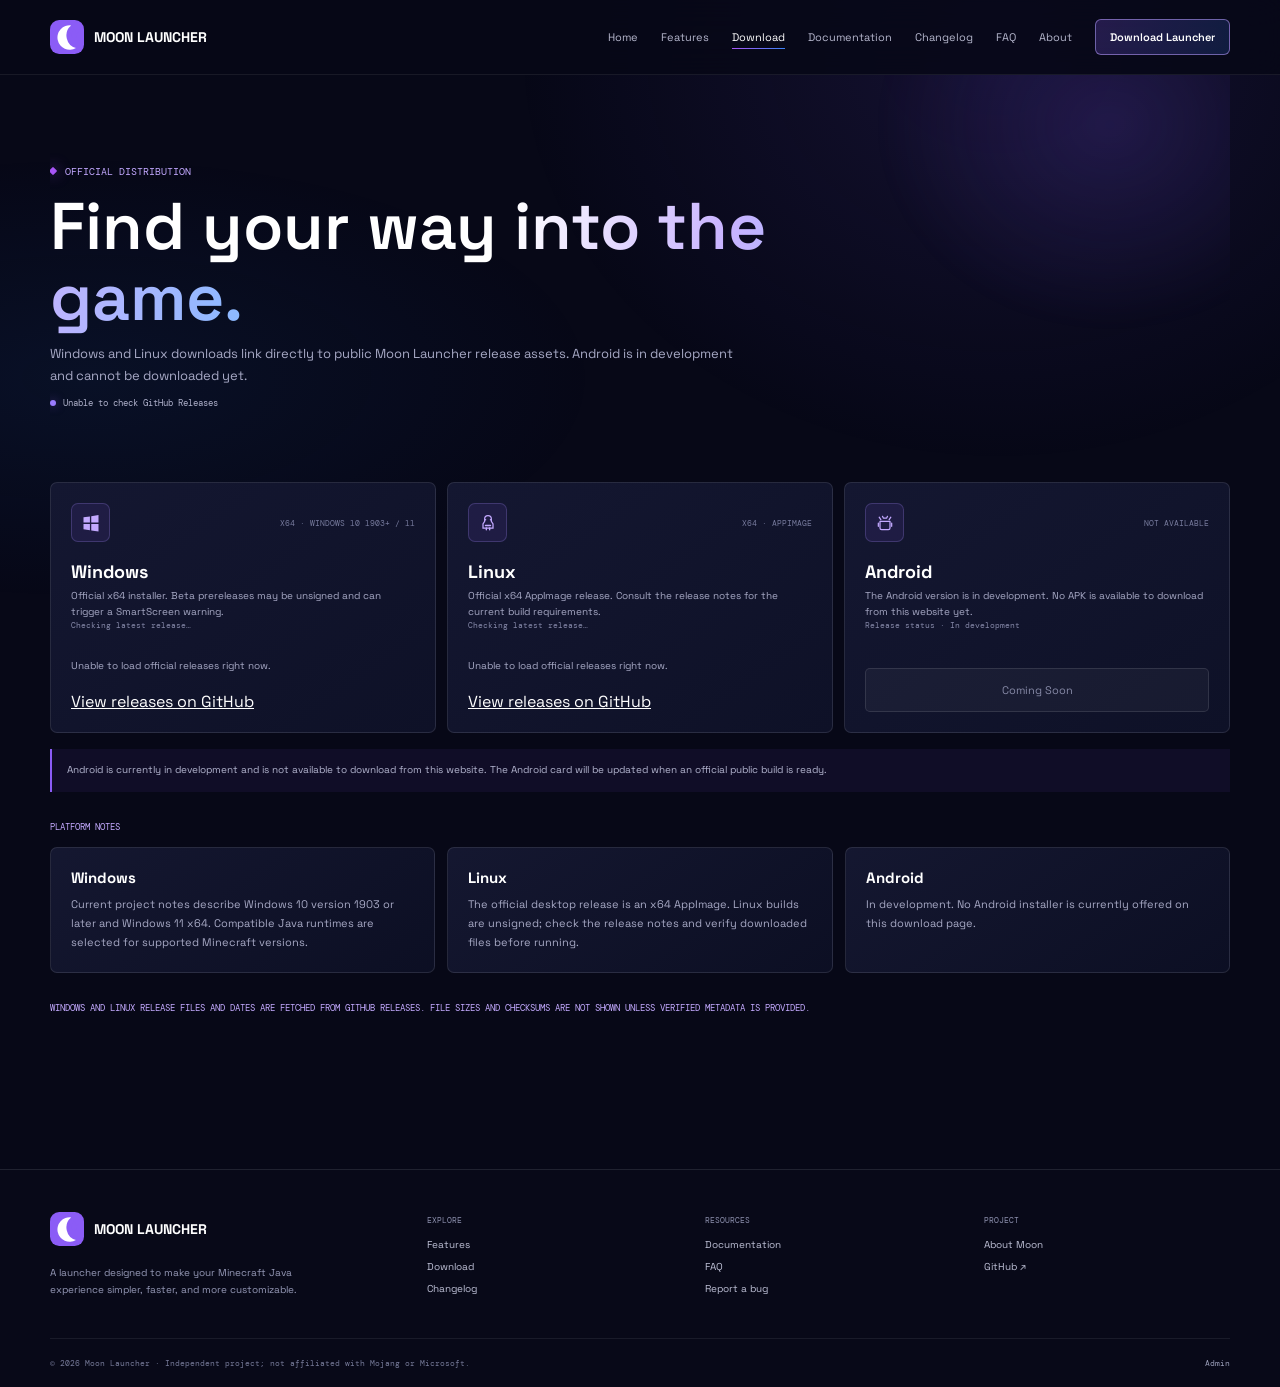
<file: download.html>
<!DOCTYPE html>
<html lang="en">
<head>
  <meta charset="utf-8"><meta name="viewport" content="width=device-width, initial-scale=1"><meta name="theme-color" content="#070817">
  <meta name="description" content="Download official Moon Launcher builds for Windows and Linux. The Android version is in development and is not available to download yet.">
  <meta property="og:type" content="website"><meta property="og:title" content="Download Moon Launcher"><meta property="og:description" content="Official Moon Launcher files, sourced from real GitHub Releases."><meta property="og:image" content="/assets/moon-mark.svg">
  <title>Download — Moon Launcher</title><link rel="icon" type="image/svg+xml" href="/assets/moon-mark.svg"><link rel="stylesheet" href="/assets/site.css"><script src="/assets/site.js" defer></script>
</head>
<body>
  <a class="skip-link" href="#main">Skip to content</a>
  <header class="site-header"><div class="container header-inner"><a class="brand" href="/index.html"><img src="/assets/moon-mark.svg" alt=""><span>MOON LAUNCHER</span></a><button class="menu-toggle" type="button" aria-label="Open menu" aria-expanded="false" aria-controls="primary-navigation"><svg viewBox="0 0 24 24" fill="none" aria-hidden="true"><path d="M4 7h16M4 12h16M4 17h16" stroke="currentColor" stroke-width="1.7" stroke-linecap="round"/></svg></button><nav class="main-nav" id="primary-navigation" aria-label="Main navigation"><a href="/index.html">Home</a><a href="/features.html">Features</a><a href="/download.html" aria-current="page">Download</a><a href="/docs.html">Documentation</a><a href="/changelog.html">Changelog</a><a href="/faq.html">FAQ</a><a href="/about.html">About</a><a class="nav-download" href="/download.html">Download Launcher</a></nav></div></header>
  <main id="main">
    <section class="container page-hero"><span class="eyebrow">Official distribution</span><h1 class="page-title">Find your way <span class="gradient-text">into the game.</span></h1><p class="page-lead">Windows and Linux downloads link directly to public Moon Launcher release assets. Android is in development and cannot be downloaded yet.</p><p class="release-state" data-release-state aria-live="polite">Checking GitHub Releases…</p></section>
    <section class="container page-main" data-downloads-root>
      <div class="platform-grid">
        <article class="platform-card" data-download-platform="windows"><div class="platform-head"><span class="platform-icon"><svg viewBox="0 0 24 24" fill="none"><path d="m3 5.2 7.7-1.1v7.4H3V5.2Zm9.3-1.4L21 2.5v9h-8.7V3.8ZM3 13.3h7.7v7.4L3 19.6v-6.3Zm9.3 0H21v9l-8.7-1.3v-7.7Z" fill="currentColor"/></svg></span><span class="platform-tag">x64 · Windows 10 1903+ / 11</span></div><h2>Windows</h2><p>Official x64 installer. Beta prereleases may be unsigned and can trigger a SmartScreen warning.</p><div class="asset-meta" data-platform-release>Checking latest release…</div><div class="asset-list" data-assets><button type="button" class="button-disabled" disabled>Loading release…</button></div></article>
        <article class="platform-card" data-download-platform="linux"><div class="platform-head"><span class="platform-icon"><svg viewBox="0 0 24 24" fill="none"><path d="M12 3a4 4 0 0 0-4 4v3l-2 3v5h12v-5l-2-3V7a4 4 0 0 0-4-4Z" stroke="currentColor" stroke-width="1.5"/><path d="M9 8h.1M15 8h.1M9 15h6m-5 3v2m4-2v2" stroke="currentColor" stroke-width="1.7" stroke-linecap="round"/></svg></span><span class="platform-tag">x64 · AppImage</span></div><h2>Linux</h2><p>Official x64 AppImage release. Consult the release notes for the current build requirements.</p><div class="asset-meta" data-platform-release>Checking latest release…</div><div class="asset-list" data-assets><button type="button" class="button-disabled" disabled>Loading release…</button></div></article>
        <article class="platform-card"><div class="platform-head"><span class="platform-icon"><svg viewBox="0 0 24 24" fill="none"><path d="m7 8-2-3m12 3 2-3M6 10h12v8a2 2 0 0 1-2 2H8a2 2 0 0 1-2-2v-8Zm-2 2v4m16-4v4M9 4l1 2h4l1-2" stroke="currentColor" stroke-width="1.5" stroke-linecap="round" stroke-linejoin="round"/></svg></span><span class="platform-tag">Not available</span></div><h2>Android</h2><p>The Android version is in development. No APK is available to download from this website yet.</p><div class="asset-meta">Release status · In development</div><div class="asset-list"><button type="button" class="button-disabled" disabled>Coming Soon</button></div></article>
      </div>
      <div class="notice">Android is currently in development and is not available to download from this website. The Android card will be updated when an official public build is ready.</div>
      <h2 class="section-kicker">Platform notes</h2><div class="page-grid"><article class="surface-card"><h2>Windows</h2><p>Current project notes describe Windows 10 version 1903 or later and Windows 11 x64. Compatible Java runtimes are selected for supported Minecraft versions.</p></article><article class="surface-card"><h2>Linux</h2><p>The official desktop release is an x64 AppImage. Linux builds are unsigned; check the release notes and verify downloaded files before running.</p></article><article class="surface-card"><h2>Android</h2><p>In development. No Android installer is currently offered on this download page.</p></article></div>
      <p class="section-kicker">Windows and Linux release files and dates are fetched from GitHub Releases. File sizes and checksums are not shown unless verified metadata is provided.</p>
    </section>
  </main>
  <footer class="site-footer"><div class="container footer-top"><div class="footer-brand"><a class="brand" href="/index.html"><img src="/assets/moon-mark.svg" alt=""><span>MOON LAUNCHER</span></a><p>A launcher designed to make your Minecraft Java experience simpler, faster, and more customizable.</p></div><div class="footer-col"><h2>Explore</h2><a href="/features.html">Features</a><a href="/download.html">Download</a><a href="/changelog.html">Changelog</a></div><div class="footer-col"><h2>Resources</h2><a href="/docs.html">Documentation</a><a href="/faq.html">FAQ</a><a href="https://github.com/moonlaunchermc/moonlauncher/issues/new/choose" target="_blank" rel="noreferrer">Report a bug</a></div><div class="footer-col"><h2>Project</h2><a href="/about.html">About Moon</a><a href="https://github.com/moonlaunchermc/moonlauncher" target="_blank" rel="noreferrer">GitHub ↗</a></div></div><div class="container footer-bottom"><span>© <span data-year></span> Moon Launcher · Independent project; not affiliated with Mojang or Microsoft.</span><a href="/admin/">Admin</a></div></footer>
</body>
</html>
</file>
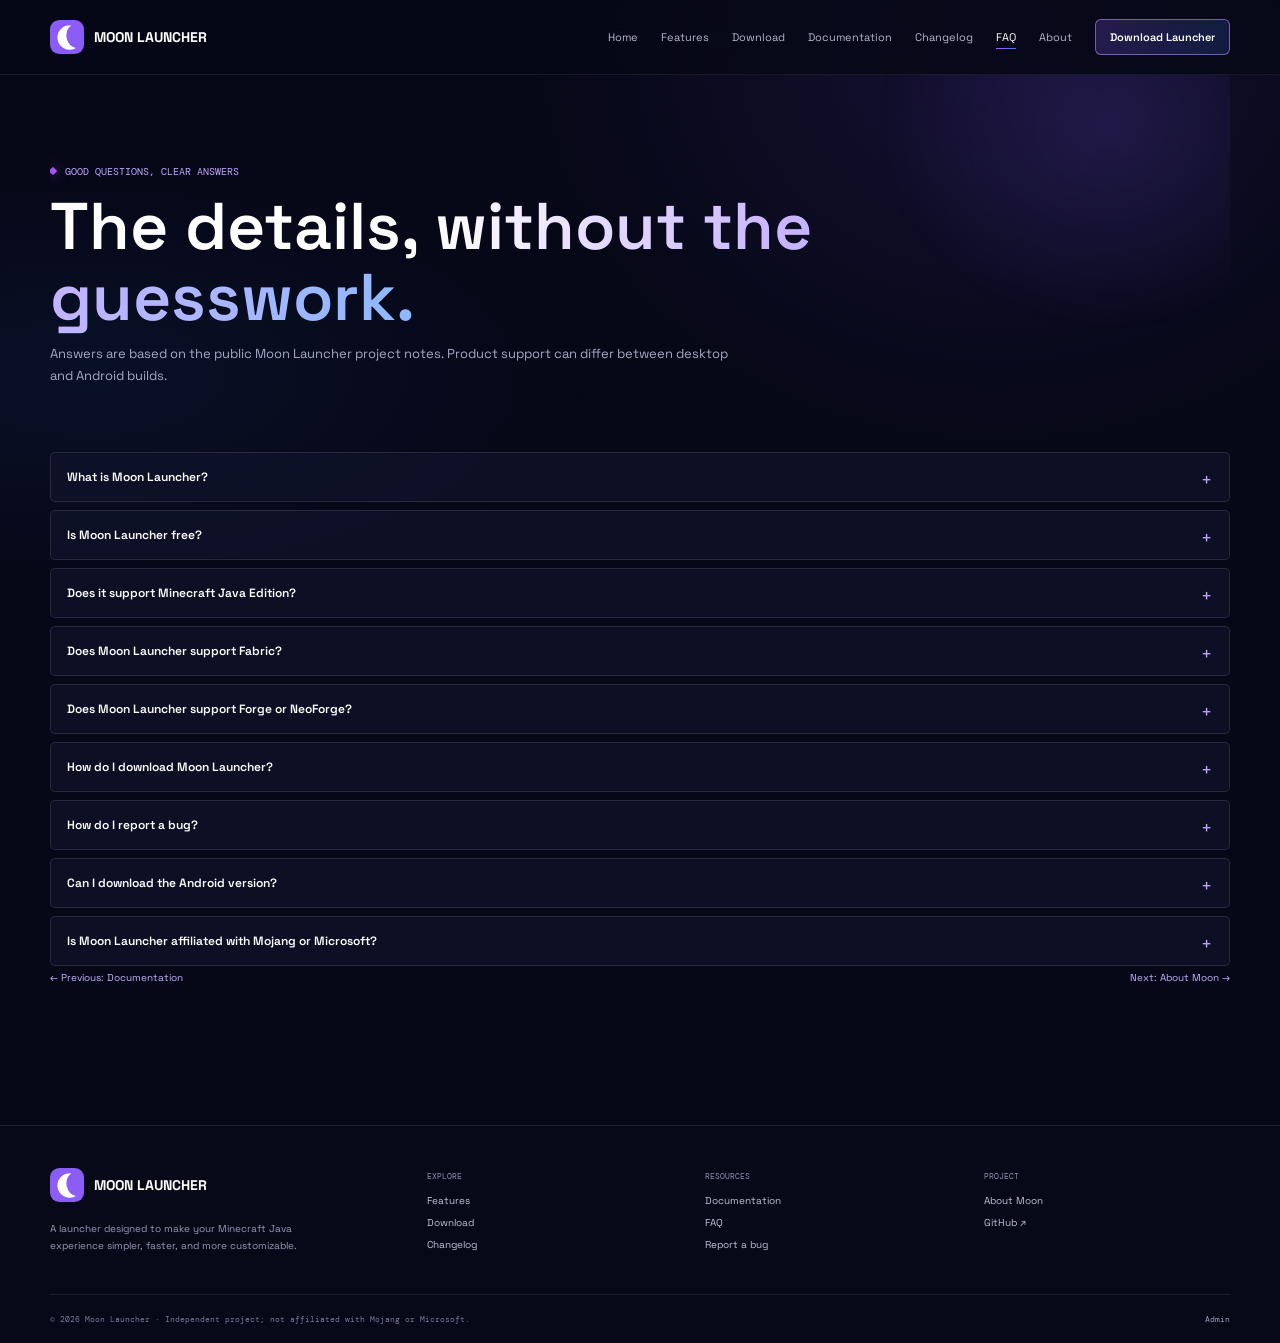
<file: faq.html>
<!DOCTYPE html>
<html lang="en">
<head>
  <meta charset="utf-8"><meta name="viewport" content="width=device-width, initial-scale=1"><meta name="theme-color" content="#070817">
  <meta name="description" content="Answers to common questions about Moon Launcher, its Minecraft Java builds, platform support, downloads, and project status.">
  <meta property="og:type" content="website"><meta property="og:title" content="FAQ — Moon Launcher"><meta property="og:description" content="Honest answers about Moon Launcher and its platform-specific builds."><meta property="og:image" content="/assets/moon-mark.svg">
  <title>FAQ — Moon Launcher</title><link rel="icon" type="image/svg+xml" href="/assets/moon-mark.svg"><link rel="stylesheet" href="/assets/site.css"><script src="/assets/site.js" defer></script>
</head>
<body>
  <a class="skip-link" href="#main">Skip to content</a>
  <header class="site-header"><div class="container header-inner"><a class="brand" href="/index.html"><img src="/assets/moon-mark.svg" alt=""><span>MOON LAUNCHER</span></a><button class="menu-toggle" type="button" aria-label="Open menu" aria-expanded="false" aria-controls="primary-navigation"><svg viewBox="0 0 24 24" fill="none" aria-hidden="true"><path d="M4 7h16M4 12h16M4 17h16" stroke="currentColor" stroke-width="1.7" stroke-linecap="round"/></svg></button><nav class="main-nav" id="primary-navigation" aria-label="Main navigation"><a href="/index.html">Home</a><a href="/features.html">Features</a><a href="/download.html">Download</a><a href="/docs.html">Documentation</a><a href="/changelog.html">Changelog</a><a href="/faq.html" aria-current="page">FAQ</a><a href="/about.html">About</a><a class="nav-download" href="/download.html">Download Launcher</a></nav></div></header>
  <main id="main"><section class="container page-hero"><span class="eyebrow">Good questions, clear answers</span><h1 class="page-title">The details, <span class="gradient-text">without the guesswork.</span></h1><p class="page-lead">Answers are based on the public Moon Launcher project notes. Product support can differ between desktop and Android builds.</p></section><section class="container page-main"><div class="faq-list">
    <details class="faq-item"><summary>What is Moon Launcher?</summary><div class="faq-answer">Moon Launcher is a project building platform-specific launchers for Minecraft Java. Windows and Linux builds are available; the Android version is in development and is not available to download yet.</div></details>
    <details class="faq-item"><summary>Is Moon Launcher free?</summary><div class="faq-answer">The project publishes public release assets on GitHub. No separate pricing or payment model is documented in the public project notes. Use the official <a href="/download.html">Download page</a>.</div></details>
    <details class="faq-item"><summary>Does it support Minecraft Java Edition?</summary><div class="faq-answer">Yes. Minecraft Java is the target of the launcher. Available versions and behavior depend on the platform build and its release notes.</div></details>
    <details class="faq-item"><summary>Does Moon Launcher support Fabric?</summary><div class="faq-answer">Fabric support is not confirmed in the public build notes currently available to this website. Check the release notes for the exact build before relying on it.</div></details>
    <details class="faq-item"><summary>Does Moon Launcher support Forge or NeoForge?</summary><div class="faq-answer">Dedicated Forge and NeoForge installation flows are not confirmed in the public notes. Catalog access for mods does not by itself confirm mod-loader support.</div></details>
    <details class="faq-item"><summary>How do I download Moon Launcher?</summary><div class="faq-answer">Choose Windows or Linux on the <a href="/download.html">Download page</a>. Android is still in development and has no download button. Desktop download buttons appear only for official public release assets.</div></details>
    <details class="faq-item"><summary>How do I report a bug?</summary><div class="faq-answer">Open a report in <a href="https://github.com/moonlaunchermc/moonlauncher/issues/new/choose" target="_blank" rel="noreferrer">GitHub Issues</a>. Include your operating system, launcher release tag, and reproduction steps. Never include passwords, tokens, or private account data.</div></details>
    <details class="faq-item"><summary>Can I download the Android version?</summary><div class="faq-answer">Not yet. Android is in development and cannot be downloaded from this website.</div></details>
    <details class="faq-item"><summary>Is Moon Launcher affiliated with Mojang or Microsoft?</summary><div class="faq-answer">No. Moon Launcher is an independent project and is not affiliated with Mojang Studios or Microsoft. Minecraft is a trademark of Mojang Studios.</div></details>
  </div><nav class="doc-nav" aria-label="FAQ navigation"><a href="/docs.html">← Previous: Documentation</a><a href="/about.html">Next: About Moon →</a></nav></section></main>
  <footer class="site-footer"><div class="container footer-top"><div class="footer-brand"><a class="brand" href="/index.html"><img src="/assets/moon-mark.svg" alt=""><span>MOON LAUNCHER</span></a><p>A launcher designed to make your Minecraft Java experience simpler, faster, and more customizable.</p></div><div class="footer-col"><h2>Explore</h2><a href="/features.html">Features</a><a href="/download.html">Download</a><a href="/changelog.html">Changelog</a></div><div class="footer-col"><h2>Resources</h2><a href="/docs.html">Documentation</a><a href="/faq.html">FAQ</a><a href="https://github.com/moonlaunchermc/moonlauncher/issues/new/choose" target="_blank" rel="noreferrer">Report a bug</a></div><div class="footer-col"><h2>Project</h2><a href="/about.html">About Moon</a><a href="https://github.com/moonlaunchermc/moonlauncher" target="_blank" rel="noreferrer">GitHub ↗</a></div></div><div class="container footer-bottom"><span>© <span data-year></span> Moon Launcher · Independent project; not affiliated with Mojang or Microsoft.</span><a href="/admin/">Admin</a></div></footer>
</body>
</html>
</file>
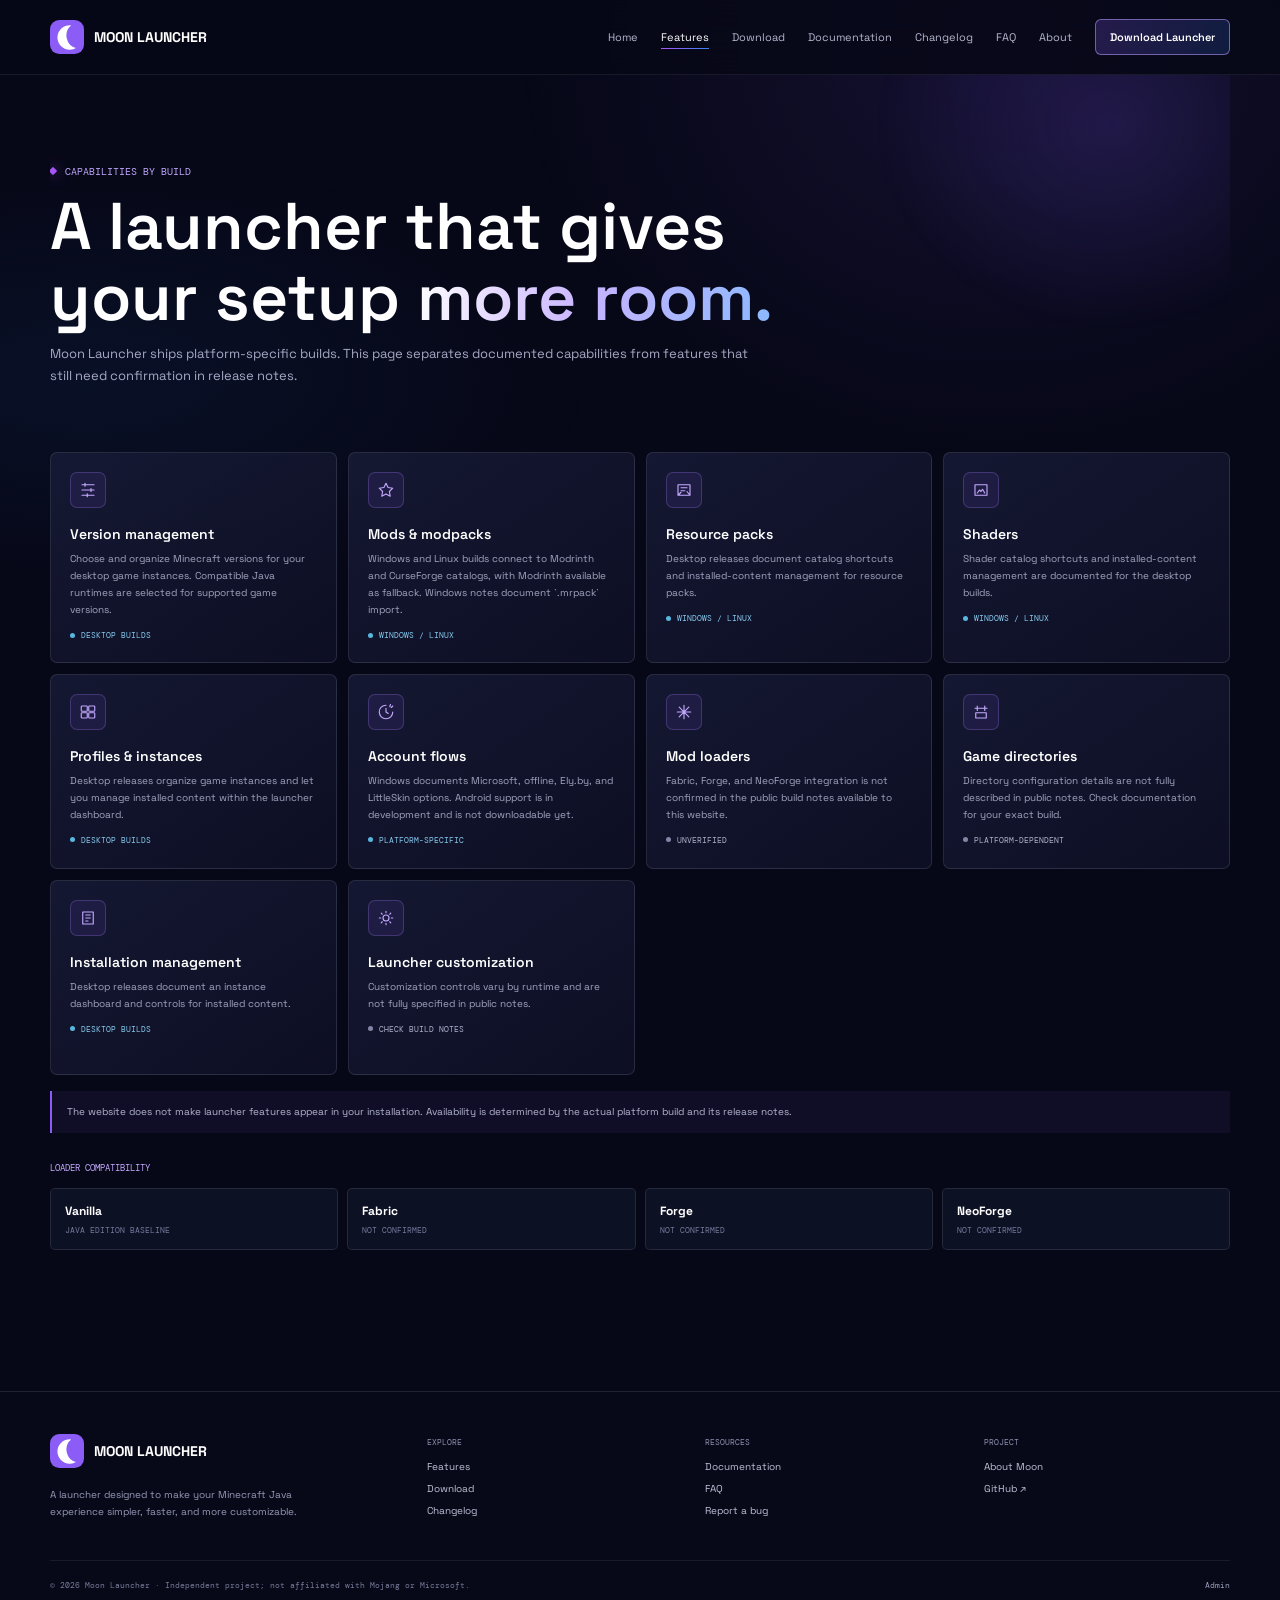
<file: features.html>
<!DOCTYPE html>
<html lang="en">
<head>
  <meta charset="utf-8"><meta name="viewport" content="width=device-width, initial-scale=1"><meta name="theme-color" content="#070817">
  <meta name="description" content="Explore Moon Launcher features for Minecraft Java, with platform support and feature status based on the official project notes.">
  <meta property="og:type" content="website"><meta property="og:title" content="Features — Moon Launcher"><meta property="og:description" content="See what is available in current Moon Launcher builds and what is still being verified."><meta property="og:image" content="/assets/moon-mark.svg">
  <title>Features — Moon Launcher</title><link rel="icon" type="image/svg+xml" href="/assets/moon-mark.svg"><link rel="stylesheet" href="/assets/site.css"><script src="/assets/site.js" defer></script>
</head>
<body>
  <a class="skip-link" href="#main">Skip to content</a>
  <header class="site-header"><div class="container header-inner"><a class="brand" href="/index.html"><img src="/assets/moon-mark.svg" alt=""><span>MOON LAUNCHER</span></a><button class="menu-toggle" type="button" aria-label="Open menu" aria-expanded="false" aria-controls="primary-navigation"><svg viewBox="0 0 24 24" fill="none" aria-hidden="true"><path d="M4 7h16M4 12h16M4 17h16" stroke="currentColor" stroke-width="1.7" stroke-linecap="round"/></svg></button><nav class="main-nav" id="primary-navigation" aria-label="Main navigation"><a href="/index.html">Home</a><a href="/features.html" aria-current="page">Features</a><a href="/download.html">Download</a><a href="/docs.html">Documentation</a><a href="/changelog.html">Changelog</a><a href="/faq.html">FAQ</a><a href="/about.html">About</a><a class="nav-download" href="/download.html">Download Launcher</a></nav></div></header>
  <main id="main">
    <section class="container page-hero"><span class="eyebrow">Capabilities by build</span><h1 class="page-title">A launcher that gives your setup <span class="gradient-text">more room.</span></h1><p class="page-lead">Moon Launcher ships platform-specific builds. This page separates documented capabilities from features that still need confirmation in release notes.</p></section>
    <section class="container page-main">
      <div class="feature-grid">
        <article class="feature-card"><span class="feature-icon"><svg viewBox="0 0 24 24" fill="none"><path d="M4 5h16M4 12h16M4 19h16M8 3v4m8 3v4m-5 3v4" stroke="currentColor" stroke-width="1.6" stroke-linecap="round"/></svg></span><h3>Version management</h3><p>Choose and organize Minecraft versions for your desktop game instances. Compatible Java runtimes are selected for supported game versions.</p><span class="status platform">Desktop builds</span></article>
        <article class="feature-card"><span class="feature-icon"><svg viewBox="0 0 24 24" fill="none"><path d="m12 3 2.8 5.7 6.2.9-4.5 4.4 1.1 6.2-5.6-3-5.6 3 1.1-6.2L3 9.6l6.2-.9L12 3Z" stroke="currentColor" stroke-width="1.5" stroke-linejoin="round"/></svg></span><h3>Mods &amp; modpacks</h3><p>Windows and Linux builds connect to Modrinth and CurseForge catalogs, with Modrinth available as fallback. Windows notes document `.mrpack` import.</p><span class="status platform">Windows / Linux</span></article>
        <article class="feature-card"><span class="feature-icon"><svg viewBox="0 0 24 24" fill="none"><path d="M4 5h16v14H4zM8 9h8M8 13h5m-9 6 4-4m8-1 4 5" stroke="currentColor" stroke-width="1.5" stroke-linecap="round" stroke-linejoin="round"/></svg></span><h3>Resource packs</h3><p>Desktop releases document catalog shortcuts and installed-content management for resource packs.</p><span class="status platform">Windows / Linux</span></article>
        <article class="feature-card"><span class="feature-icon"><svg viewBox="0 0 24 24" fill="none"><path d="M4 5h16v14H4zM7 16l3-4 2 2 2-3 3 5" stroke="currentColor" stroke-width="1.5" stroke-linecap="round" stroke-linejoin="round"/></svg></span><h3>Shaders</h3><p>Shader catalog shortcuts and installed-content management are documented for the desktop builds.</p><span class="status platform">Windows / Linux</span></article>
        <article class="feature-card"><span class="feature-icon"><svg viewBox="0 0 24 24" fill="none"><rect x="3" y="4" width="8" height="7" rx="1" stroke="currentColor" stroke-width="1.5"/><rect x="13" y="4" width="8" height="7" rx="1" stroke="currentColor" stroke-width="1.5"/><rect x="3" y="13" width="8" height="7" rx="1" stroke="currentColor" stroke-width="1.5"/><rect x="13" y="13" width="8" height="7" rx="1" stroke="currentColor" stroke-width="1.5"/></svg></span><h3>Profiles &amp; instances</h3><p>Desktop releases organize game instances and let you manage installed content within the launcher dashboard.</p><span class="status platform">Desktop builds</span></article>
        <article class="feature-card"><span class="feature-icon"><svg viewBox="0 0 24 24" fill="none"><path d="M12 3a9 9 0 1 0 9 9M12 7v5l3 2m4-8 2-2m-4 1 1-3" stroke="currentColor" stroke-width="1.5" stroke-linecap="round" stroke-linejoin="round"/></svg></span><h3>Account flows</h3><p>Windows documents Microsoft, offline, Ely.by, and LittleSkin options. Android support is in development and is not downloadable yet.</p><span class="status platform">Platform-specific</span></article>
        <article class="feature-card"><span class="feature-icon"><svg viewBox="0 0 24 24" fill="none"><path d="M12 3v18m9-9H3m15.4-6.4-12.8 12.8m0-12.8 12.8 12.8" stroke="currentColor" stroke-width="1.5" stroke-linecap="round"/></svg></span><h3>Mod loaders</h3><p>Fabric, Forge, and NeoForge integration is not confirmed in the public build notes available to this website.</p><span class="status planned">Unverified</span></article>
        <article class="feature-card"><span class="feature-icon"><svg viewBox="0 0 24 24" fill="none"><path d="M4 7h16M7 4v6m10-6v6M5 13h14v7H5z" stroke="currentColor" stroke-width="1.5" stroke-linecap="round" stroke-linejoin="round"/></svg></span><h3>Game directories</h3><p>Directory configuration details are not fully described in public notes. Check documentation for your exact build.</p><span class="status planned">Platform-dependent</span></article>
        <article class="feature-card"><span class="feature-icon"><svg viewBox="0 0 24 24" fill="none"><path d="M5 4h14v16H5zM9 8h6m-6 4h6m-6 4h3" stroke="currentColor" stroke-width="1.5" stroke-linecap="round" stroke-linejoin="round"/></svg></span><h3>Installation management</h3><p>Desktop releases document an instance dashboard and controls for installed content.</p><span class="status platform">Desktop builds</span></article>
        <article class="feature-card"><span class="feature-icon"><svg viewBox="0 0 24 24" fill="none"><path d="M12 3v2m0 14v2M3 12h2m14 0h2M5.6 5.6 7 7m10 10 1.4 1.4m0-12.8L17 7M7 17l-1.4 1.4" stroke="currentColor" stroke-width="1.5" stroke-linecap="round"/><circle cx="12" cy="12" r="4" stroke="currentColor" stroke-width="1.5"/></svg></span><h3>Launcher customization</h3><p>Customization controls vary by runtime and are not fully specified in public notes.</p><span class="status planned">Check build notes</span></article>
      </div>
      <p class="notice">The website does not make launcher features appear in your installation. Availability is determined by the actual platform build and its release notes.</p>
      <h2 class="section-kicker">Loader compatibility</h2><div class="loader-grid"><div class="loader"><strong>Vanilla</strong><span>JAVA EDITION BASELINE</span></div><div class="loader"><strong>Fabric</strong><span>NOT CONFIRMED</span></div><div class="loader"><strong>Forge</strong><span>NOT CONFIRMED</span></div><div class="loader"><strong>NeoForge</strong><span>NOT CONFIRMED</span></div></div>
    </section>
  </main>
  <footer class="site-footer"><div class="container footer-top"><div class="footer-brand"><a class="brand" href="/index.html"><img src="/assets/moon-mark.svg" alt=""><span>MOON LAUNCHER</span></a><p>A launcher designed to make your Minecraft Java experience simpler, faster, and more customizable.</p></div><div class="footer-col"><h2>Explore</h2><a href="/features.html">Features</a><a href="/download.html">Download</a><a href="/changelog.html">Changelog</a></div><div class="footer-col"><h2>Resources</h2><a href="/docs.html">Documentation</a><a href="/faq.html">FAQ</a><a href="https://github.com/moonlaunchermc/moonlauncher/issues/new/choose" target="_blank" rel="noreferrer">Report a bug</a></div><div class="footer-col"><h2>Project</h2><a href="/about.html">About Moon</a><a href="https://github.com/moonlaunchermc/moonlauncher" target="_blank" rel="noreferrer">GitHub ↗</a></div></div><div class="container footer-bottom"><span>© <span data-year></span> Moon Launcher · Independent project; not affiliated with Mojang or Microsoft.</span><a href="/admin/">Admin</a></div></footer>
</body>
</html>
</file>
<file: assets/site.css>
@import url("https://fonts.googleapis.com/css2?family=DM+Mono:wght@400;500&family=Space+Grotesk:wght@400;500;600;700&display=swap");

:root {
  color-scheme: dark;
  --bg: #070817;
  --bg-soft: #0d1025;
  --surface: #11142a;
  --surface-raised: #171a35;
  --purple: #8b5cf6;
  --violet: #a855f7;
  --blue: #3b82f6;
  --cyan: #61d5e8;
  --text: #fff;
  --muted: #a7a9c5;
  --subtle: #767a9c;
  --line: rgba(255,255,255,.1);
  --font: "Space Grotesk", "Trebuchet MS", sans-serif;
  --mono: "DM Mono", monospace;
  --content: 1180px;
}
* { box-sizing: border-box; }
html { scroll-behavior: smooth; scroll-padding-top: 100px; }
body { margin: 0; min-width: 320px; background: var(--bg); color: var(--text); font-family: var(--font); -webkit-font-smoothing: antialiased; }
body::before { position: fixed; z-index: -2; inset: 0; content: ""; pointer-events: none; background: radial-gradient(ellipse at 78% 6%, rgba(84,58,172,.17), transparent 34%), radial-gradient(ellipse at 7% 42%, rgba(28,92,181,.1), transparent 30%); }
a { color: inherit; }
button, input { font: inherit; }
button, a { -webkit-tap-highlight-color: transparent; }
button:focus-visible, a:focus-visible, input:focus-visible, summary:focus-visible { outline: 2px solid var(--cyan); outline-offset: 3px; }
.container { width: min(var(--content), calc(100% - 48px)); margin-inline: auto; }
.skip-link { position: fixed; z-index: 20; top: 10px; left: 10px; padding: 10px 14px; transform: translateY(-160%); border-radius: 6px; background: #fff; color: var(--bg); }
.skip-link:focus { transform: translateY(0); }

.site-header { position: sticky; z-index: 10; top: 0; border-bottom: 1px solid rgba(255,255,255,.07); background: rgba(7,8,23,.82); backdrop-filter: blur(16px); }
.header-inner { height: 74px; display: flex; align-items: center; justify-content: space-between; gap: 20px; }
.brand { display: inline-flex; align-items: center; gap: 10px; flex: none; text-decoration: none; font-size: 14px; font-weight: 700; }
.brand img { width: 34px; height: 34px; }
.brand span { white-space: nowrap; }
.main-nav { display: flex; align-items: center; justify-content: flex-end; gap: 23px; color: #b6b7cd; font-size: 11px; }
.main-nav a { text-decoration: none; transition: color .18s ease; }
.main-nav a:hover, .main-nav a[aria-current="page"] { color: #fff; }
.main-nav .nav-download { display: inline-flex; align-items: center; gap: 8px; padding: 10px 14px; border: 1px solid rgba(187,157,255,.55); border-radius: 6px; background: linear-gradient(110deg, rgba(139,92,246,.23), rgba(59,130,246,.18)); color: #fff; font-weight: 600; }
.main-nav .nav-download:hover { border-color: #b99cff; box-shadow: 0 0 24px rgba(139,92,246,.2); }
.main-nav svg { width: 14px; height: 14px; }
.menu-toggle { display: none; width: 42px; height: 42px; place-items: center; border: 1px solid var(--line); border-radius: 6px; background: var(--surface); color: #fff; }
.menu-toggle svg { width: 19px; height: 19px; }

.eyebrow { display: inline-flex; align-items: center; gap: 9px; color: #c2a8ff; font: 10px var(--mono); text-transform: uppercase; }
.eyebrow::before { width: 6px; height: 6px; content: ""; transform: rotate(45deg); border-radius: 1px; background: var(--violet); box-shadow: 0 0 14px rgba(168,85,247,.7); }
.gradient-text { background: linear-gradient(100deg, #fff 0%, #c8b3ff 48%, #8ab9ff 100%); background-clip: text; -webkit-text-fill-color: transparent; }
.button { position: relative; isolation: isolate; overflow: hidden; min-height: 47px; display: inline-flex; align-items: center; justify-content: center; gap: 9px; padding: 0 17px; border: 1px solid rgba(195,173,255,.7); border-radius: 6px; background: linear-gradient(105deg, #8050e8, #596ee9); color: #fff; text-decoration: none; font-size: 12px; font-weight: 700; box-shadow: 0 9px 28px rgba(93,67,201,.24); transition: transform .24s cubic-bezier(.2,.8,.2,1), box-shadow .24s ease, filter .24s ease; }
.button::before { position: absolute; z-index: -1; inset: -80% -45%; content: ""; transform: translateX(-120%) rotate(18deg); background: linear-gradient(90deg,transparent,rgba(255,255,255,.25),transparent); transition: transform .65s cubic-bezier(.2,.8,.2,1); }
.button:hover { transform: translateY(-3px); filter: brightness(1.08); box-shadow: 0 13px 34px rgba(93,67,201,.34); }
.button:hover::before { transform: translateX(120%) rotate(18deg); }
.button:active { transform: translateY(0) scale(.97); }
.button svg, .text-button svg { width: 16px; height: 16px; }
.button-secondary { border-color: var(--line); background: rgba(255,255,255,.035); box-shadow: none; color: #f0efff; }
.button-secondary:hover { border-color: rgba(255,255,255,.25); background: rgba(255,255,255,.07); box-shadow: none; }
.text-button { display: inline-flex; align-items: center; gap: 8px; color: #c7b4ff; text-decoration: none; font-size: 11px; font-weight: 600; }
.text-button:hover { color: #fff; }
.button-disabled { min-height: 44px; display: inline-flex; align-items: center; justify-content: center; gap: 8px; padding: 0 15px; border: 1px solid rgba(255,255,255,.11); border-radius: 5px; background: rgba(255,255,255,.04); color: #8689a6; font-size: 11px; cursor: not-allowed; }

.hero { position: relative; min-height: 650px; display: grid; grid-template-columns: 1fr 1.05fr; align-items: center; gap: 48px; padding-block: 70px 82px; overflow: hidden; }
.hero::before { position: absolute; z-index: -1; top: 1%; right: 3%; width: 550px; height: 550px; content: ""; border-radius: 50%; background: radial-gradient(circle, rgba(110,72,218,.22), rgba(56,112,220,.08) 36%, transparent 68%); filter: blur(12px); }
.hero-copy { position: relative; z-index: 1; }
.hero h1 { max-width: 620px; margin: 22px 0 18px; font-size: clamp(50px, 6vw, 78px); line-height: .99; letter-spacing: 0; font-weight: 600; }
.hero-copy > p { max-width: 470px; margin: 0; color: #b4b6d0; font-size: 15px; line-height: 1.75; }
.hero-actions { display: flex; flex-wrap: wrap; align-items: center; gap: 13px; margin-top: 28px; }
.hero-platforms { display: flex; flex-wrap: wrap; gap: 20px; margin-top: 29px; color: #9295b3; font: 9px var(--mono); text-transform: uppercase; }
.hero-platforms span { display: inline-flex; align-items: center; gap: 8px; }
.hero-platforms span::before { width: 5px; height: 5px; content: ""; border: 1px solid #9a7cf0; transform: rotate(45deg); }

.world-stage { min-width: 0; position: relative; min-height: 440px; display: grid; place-items: center; perspective: 900px; isolation: isolate; transform-style: preserve-3d; }
.world-grid { position: absolute; z-index: 0; inset: 8% 0 0; opacity: .48; background-image: linear-gradient(rgba(147,131,230,.1) 1px, transparent 1px), linear-gradient(90deg, rgba(147,131,230,.1) 1px, transparent 1px); background-size: 35px 35px; mask-image: radial-gradient(ellipse, #000 12%, transparent 72%); transform: rotateX(63deg) rotateZ(-20deg) scale(1.15); }
.voxel-scene { position: absolute; z-index: 1; inset: 7% 0 2%; overflow: hidden; border-radius: 12px; background: linear-gradient(180deg,#131b42 0%,#28366e 38%,#6876a9 67%,#273654 100%); box-shadow: 0 0 80px rgba(98,78,207,.23), inset 0 0 70px rgba(7,8,23,.3); clip-path: polygon(8% 6%,92% 0,100% 83%,88% 100%,0 92%); transition: opacity .7s ease; }
.world-canvas { position: absolute; z-index: 2; inset: 0; width: 100%; height: 100%; opacity: 0; pointer-events: none; transition: opacity .8s ease; }
.world-stage.webgl-ready .world-canvas { opacity: 1; }
.world-stage.webgl-ready .voxel-scene { opacity: .13; }
.voxel-scene::before { position: absolute; inset: 0; content: ""; background: linear-gradient(180deg,transparent 58%,rgba(7,8,23,.3)), radial-gradient(circle at 75% 23%,rgba(194,167,255,.55),transparent 2%,rgba(139,92,246,.23) 3%,transparent 14%); }
.voxel-sun { position: absolute; top: 12%; right: 15%; width: 51px; aspect-ratio: 1; background: #d7ceff; box-shadow: 0 0 25px 10px rgba(180,157,255,.24),0 0 75px rgba(139,92,246,.4); }
.voxel-mountain { position: absolute; bottom: 25%; width: 0; height: 0; border-left: 160px solid transparent; border-right: 160px solid transparent; border-bottom: 185px solid #303c72; filter: drop-shadow(0 10px 0 #252e5b); }
.voxel-mountain.one { left: -3%; }
.voxel-mountain.two { right: 1%; bottom: 22%; border-left-width: 185px; border-right-width: 185px; border-bottom-width: 205px; border-bottom-color: #3c477e; }
.voxel-ground { position: absolute; right: 0; bottom: 0; left: 0; height: 30%; border-top: 13px solid #7086b7; background: repeating-linear-gradient(90deg,#26385e 0 38px,#2d416c 38px 76px); }
.voxel-block { position: absolute; bottom: 27%; left: 49%; width: 45px; height: 49px; background: #62558b; box-shadow: inset 0 9px #7682b4,inset 8px 0 rgba(7,8,23,.19); }
.voxel-block::after { position: absolute; top: 19px; left: 11px; width: 4px; height: 4px; content: ""; background: #17162d; box-shadow: 17px 0 #17162d,5px 13px #17162d,12px 13px #17162d; }
.mock-window { position: absolute; z-index: 3; right: 0; bottom: 1%; width: min(350px,76%); padding: 13px; border: 1px solid rgba(210,205,255,.3); border-radius: 9px; background: rgba(12,14,34,.9); box-shadow: 0 18px 58px rgba(0,0,0,.4); backdrop-filter: blur(12px); transform: rotateY(-7deg) rotateX(2deg); transition: transform .4s cubic-bezier(.2,.8,.2,1), box-shadow .4s ease; }
.world-stage:hover .mock-window { transform: rotateY(-3deg) rotateX(1deg) translateY(-5px); box-shadow: 0 25px 65px rgba(0,0,0,.46); }
.mock-top { display: flex; align-items: center; justify-content: space-between; padding: 1px 3px 11px; color: #9c9fbd; font: 8px var(--mono); }
.mock-dots { display: flex; gap: 4px; }.mock-dots i { width: 5px; height: 5px; border-radius: 50%; background: #7164b7; }
.mock-body { min-height: 144px; display: grid; grid-template-columns: 78px 1fr; overflow: hidden; border: 1px solid rgba(255,255,255,.08); border-radius: 5px; background: #11142b; }
.mock-side { padding: 12px 8px; border-right: 1px solid rgba(255,255,255,.07); color: #888cab; font: 7px/2.5 var(--mono); }
.mock-side b { display: block; margin-bottom: 4px; color: #d4c6ff; font-weight: 500; }
.mock-main { padding: 13px; }.mock-label { color: #9094b4; font: 7px var(--mono); }.mock-title { margin: 9px 0 11px; font-size: 13px; font-weight: 600; }.mock-row { height: 5px; margin: 6px 0; border-radius: 8px; background: #272b49; }.mock-row.short { width: 56%; }.mock-play { width: 84px; height: 22px; display: grid; place-items: center; margin-top: 10px; border-radius: 3px; background: linear-gradient(100deg,#8657ef,#5277e7); color: white; font: 7px var(--mono); }
.mock-caption { margin: 9px 2px 0; color: #777b9a; font: 7px var(--mono); text-align: right; }

.band { border-block: 1px solid var(--line); background: rgba(14,16,39,.76); }
.band-inner { min-height: 82px; display: flex; align-items: center; justify-content: space-between; gap: 22px; }
.band-title { color: var(--subtle); font: 9px var(--mono); text-transform: uppercase; }
.band-item { display: flex; align-items: center; gap: 9px; color: #d4d5e4; font-size: 11px; }
.band-item svg { width: 16px; height: 16px; color: #a78bfa; }

.section { padding-block: 92px; }
.section-tight { padding-top: 0; }
.section-heading { max-width: 690px; margin-bottom: 31px; }
.section-heading h2, .page-title { margin: 12px 0 9px; font-size: clamp(31px,4vw,47px); line-height: 1.08; letter-spacing: 0; font-weight: 600; }
.section-heading p, .page-lead { max-width: 700px; margin: 0; color: var(--muted); font-size: 13px; line-height: 1.75; }
.feature-grid { display: grid; grid-template-columns: repeat(4,minmax(0,1fr)); gap: 11px; }
.feature-card { min-height: 195px; padding: 19px; border: 1px solid var(--line); border-radius: 7px; background: linear-gradient(145deg,rgba(23,26,53,.9),rgba(14,16,37,.9)); transition: transform .2s ease,border-color .2s ease,background .2s ease; }
.feature-card:hover { transform: translateY(-3px); border-color: rgba(168,133,255,.42); background: linear-gradient(145deg,rgba(36,31,72,.92),rgba(16,21,48,.94)); }
.feature-icon { width: 36px; height: 36px; display: grid; place-items: center; border: 1px solid rgba(168,133,255,.25); border-radius: 7px; background: rgba(139,92,246,.1); color: #c4aaff; }
.feature-icon svg { width: 18px; height: 18px; }
.feature-card h3 { margin: 17px 0 7px; font-size: 14px; font-weight: 600; }
.feature-card p { margin: 0; color: #a2a4c0; font-size: 10px; line-height: 1.7; }
.status { display: inline-flex; align-items: center; gap: 6px; margin-top: 12px; color: #c5b3ff; font: 8px var(--mono); text-transform: uppercase; }
.status::before { width: 5px; height: 5px; content: ""; border-radius: 50%; background: #9a7cff; }
.status.planned { color: #aeb1ca; }.status.planned::before { background: #8286a6; }
.status.platform { color: #86c9ed; }.status.platform::before { background: #58b6df; }
.why-grid { display: grid; grid-template-columns: 1fr 1fr; gap: 13px; }
.why-item { display: grid; grid-template-columns: 40px 1fr; gap: 13px; padding: 19px; border-top: 1px solid var(--line); }
.why-number { color: #9272e7; font: 10px var(--mono); }.why-item h3 { margin: 0 0 6px; font-size: 14px; }.why-item p { margin: 0; color: var(--muted); font-size: 11px; line-height: 1.7; }
.loader-grid { display: grid; grid-template-columns: repeat(4,1fr); gap: 9px; }
.loader { padding: 14px; border: 1px solid var(--line); border-radius: 5px; background: rgba(17,20,42,.75); }
.loader strong { display: block; font-size: 12px; }.loader span { display: block; margin-top: 6px; color: var(--subtle); font: 8px var(--mono); }
.cta { position: relative; overflow: hidden; padding: 53px 32px; border: 1px solid rgba(173,142,255,.25); border-radius: 9px; background: radial-gradient(ellipse at 82% 0%,rgba(78,101,224,.22),transparent 42%),linear-gradient(115deg,rgba(100,65,191,.22),rgba(17,23,54,.88) 65%); }
.cta::after { position: absolute; top: -105px; right: 8%; width: 280px; height: 280px; content: ""; border: 1px solid rgba(174,151,255,.13); border-radius: 50%; box-shadow: 0 0 0 35px rgba(174,151,255,.035),0 0 0 70px rgba(174,151,255,.025); pointer-events: none; }
.cta-inner { position: relative; z-index: 1; display: flex; align-items: center; justify-content: space-between; gap: 25px; }.cta h2 { margin: 0 0 8px; font-size: clamp(24px,3vw,34px); }.cta p { margin: 0; color: #b0b2ce; font-size: 12px; }

.page-hero { position: relative; padding: 83px 0 49px; overflow: hidden; }
.page-hero::after { position: absolute; z-index: -1; top: -160px; right: -120px; width: 480px; height: 420px; content: ""; border-radius: 50%; background: radial-gradient(ellipse,rgba(100,70,202,.2),transparent 68%); filter: blur(8px); }
.page-hero .page-title { max-width: 820px; font-size: clamp(40px,6vw,66px); }
.page-main { padding: 15px 0 96px; }
.page-grid { display: grid; grid-template-columns: repeat(3,minmax(0,1fr)); gap: 12px; }
.surface-card { padding: 20px; border: 1px solid var(--line); border-radius: 7px; background: linear-gradient(145deg,rgba(22,25,51,.93),rgba(13,16,37,.93)); }
.surface-card h2,.surface-card h3 { margin: 0 0 8px; font-size: 15px; }.surface-card p { margin: 0; color: var(--muted); font-size: 11px; line-height: 1.75; }
.section-kicker { margin: 29px 0 14px; color: #c4aaff; font: 9px var(--mono); text-transform: uppercase; }
.platform-grid { display: grid; grid-template-columns: repeat(3,minmax(0,1fr)); gap: 11px; }
.platform-card { min-height: 225px; display: flex; flex-direction: column; padding: 20px; border: 1px solid var(--line); border-radius: 7px; background: linear-gradient(145deg,#141731,#0e1127); }
.platform-head { display: flex; align-items: center; justify-content: space-between; gap: 12px; }.platform-icon { width: 39px; height: 39px; display: grid; place-items: center; border: 1px solid rgba(169,143,255,.23); border-radius: 7px; background: rgba(139,92,246,.1); color: #c3a9ff; }.platform-icon svg { width: 20px; height: 20px; }.platform-tag { color: var(--subtle); font: 8px var(--mono); text-transform: uppercase; }
.platform-card h2 { margin: 18px 0 5px; font-size: 18px; }.platform-card>p { margin: 0; color: var(--muted); font-size: 10px; line-height: 1.6; }.asset-list { display: grid; gap: 7px; margin-top: auto; padding-top: 18px; }.asset-link { min-height: 39px; display: flex; align-items: center; justify-content: space-between; gap: 12px; padding: 0 11px; border: 1px solid rgba(187,167,255,.25); border-radius: 4px; background: rgba(139,92,246,.08); color: #e6ddff; text-decoration: none; font-size: 10px; font-weight: 600; transition: border-color .15s,background .15s; }.asset-link:hover { border-color: #a98dff; background: rgba(139,92,246,.16); }.asset-link span { overflow: hidden; text-overflow: ellipsis; white-space: nowrap; }.asset-link svg { width: 15px; height: 15px; flex: none; }.asset-meta { color: #8588a8; font: 8px var(--mono); }.empty-release { color: var(--muted); font-size: 10px; line-height: 1.6; }.empty-release a { color: #c4aaff; }.release-state { display: inline-flex; align-items: center; gap: 7px; color: #aeb0ca; font: 9px var(--mono); }.release-state::before { width: 6px; height: 6px; content: ""; border-radius: 50%; background: #9a7cff; box-shadow: 0 0 10px rgba(139,92,246,.5); }
.notice { margin-top: 16px; padding: 13px 15px; border-left: 2px solid #8b5cf6; background: rgba(139,92,246,.07); color: #b4b6d0; font-size: 10px; line-height: 1.65; }
.release-list { display: grid; gap: 10px; }.release-card { padding: 18px 20px; border: 1px solid var(--line); border-radius: 6px; background: rgba(17,20,42,.8); }.release-card-head { display: flex; align-items: start; justify-content: space-between; gap: 18px; }.release-card h2 { margin: 0 0 5px; font-size: 16px; }.release-card time { flex: none; color: #8f92b0; font: 9px var(--mono); }.release-tag { display: inline-block; margin-bottom: 10px; color: #baa3ff; font: 9px var(--mono); }.release-body { margin: 0; color: #b0b2ca; font-size: 10px; line-height: 1.7; white-space: pre-line; }.release-assets { display: flex; flex-wrap: wrap; gap: 7px; margin-top: 13px; }.release-assets a { padding: 7px 9px; border: 1px solid var(--line); border-radius: 4px; color: #c5b2ff; font: 8px var(--mono); text-decoration: none; }.release-assets a:hover { border-color: #9678ee; }

.docs-layout { display: grid; grid-template-columns: 225px minmax(0,1fr); align-items: start; gap: 35px; }
.docs-sidebar { position: sticky; top: 96px; max-height: calc(100vh - 120px); overflow: auto; padding: 14px; border: 1px solid var(--line); border-radius: 6px; background: rgba(13,16,37,.85); }
.docs-sidebar h2 { margin: 4px 8px 12px; color: #8285a3; font: 9px var(--mono); text-transform: uppercase; }.docs-sidebar a { display: block; padding: 8px; border-radius: 4px; color: #b3b5ce; text-decoration: none; font-size: 10px; }.docs-sidebar a:hover,.docs-sidebar a.active { background: rgba(139,92,246,.1); color: #d8caff; }
.docs-content { min-width: 0; }.docs-search { position: relative; display: block; margin-bottom: 24px; }.docs-search svg { position: absolute; top: 12px; left: 12px; width: 16px; height: 16px; color: #8589a8; }.docs-search input { width: 100%; height: 41px; padding: 0 13px 0 38px; border: 1px solid var(--line); border-radius: 5px; background: #0d1025; color: #fff; font-size: 11px; }.docs-search input::placeholder { color: #787c9a; }.search-status { min-height: 16px; display: block; margin-top: 7px; color: #8589a8; font: 8px var(--mono); }
.doc-section { padding: 0 0 25px; margin-bottom: 25px; border-bottom: 1px solid var(--line); scroll-margin-top: 98px; }.doc-section h2 { margin: 0 0 10px; font-size: 19px; }.doc-section h3 { margin: 17px 0 6px; font-size: 12px; }.doc-section p,.doc-section li { color: #afb1ca; font-size: 11px; line-height: 1.8; }.doc-section p { margin: 8px 0; }.doc-section ul,.doc-section ol { padding-left: 19px; }.doc-section a { color: #c6b4ff; }.doc-callout { padding: 12px 14px; border-left: 2px solid #6f9eee; background: rgba(59,130,246,.07); color: #b9c9e5; font-size: 10px; line-height: 1.7; }.doc-nav { display: flex; justify-content: space-between; gap: 15px; padding-top: 5px; }.doc-nav a { max-width: 48%; color: #c5b0ff; font-size: 10px; text-decoration: none; }.doc-nav a:last-child { margin-left: auto; text-align: right; }
.faq-list { display: grid; gap: 8px; }.faq-item { border: 1px solid var(--line); border-radius: 5px; background: rgba(16,19,42,.8); }.faq-item summary { position: relative; padding: 16px 42px 16px 16px; cursor: pointer; list-style: none; font-size: 12px; font-weight: 600; }.faq-item summary::-webkit-details-marker { display: none; }.faq-item summary::after { position: absolute; top: 15px; right: 17px; content: "+"; color: #c2a7ff; font: 18px var(--font); }.faq-item[open] summary::after { content: "−"; }.faq-answer { padding: 0 16px 16px; color: var(--muted); font-size: 11px; line-height: 1.75; }.faq-answer a { color: #c2a7ff; }
.about-grid { display: grid; grid-template-columns: 1.1fr .9fr; gap: 14px; }.about-panel { padding: 23px; border: 1px solid var(--line); border-radius: 7px; background: linear-gradient(145deg,rgba(23,26,53,.92),rgba(12,15,34,.9)); }.about-panel h2 { margin: 0 0 11px; font-size: 18px; }.about-panel p { margin: 0 0 12px; color: var(--muted); font-size: 11px; line-height: 1.8; }.tech-list { display: grid; gap: 9px; }.tech-item { display: flex; justify-content: space-between; gap: 15px; padding: 10px 0; border-bottom: 1px solid var(--line); font-size: 10px; }.tech-item span:last-child { color: #999cba; text-align: right; }
.about-secondary { margin-top: 14px; }

.site-footer { margin-top: 45px; border-top: 1px solid var(--line); background: rgba(9,10,27,.7); }.footer-top { display: grid; grid-template-columns: 1.4fr repeat(3,1fr); gap: 32px; padding: 42px 0 34px; }.footer-brand p { max-width: 280px; margin: 13px 0 0; color: #979ab7; font-size: 10px; line-height: 1.7; }.footer-col h2 { margin: 3px 0 13px; color: #8e91ae; font: 8px var(--mono); text-transform: uppercase; }.footer-col a { display: block; width: fit-content; margin: 9px 0; color: #c0c2d7; text-decoration: none; font-size: 10px; }.footer-col a:hover { color: #c7adff; }.footer-bottom { min-height: 49px; display: flex; align-items: center; justify-content: space-between; gap: 16px; border-top: 1px solid rgba(255,255,255,.07); color: #777b99; font: 8px var(--mono); }.footer-bottom a { color: #9ca0ba; text-decoration: none; }

.fade-in { animation: rise-in .55s both ease-out; }.fade-in.delay { animation-delay: .1s; }
@keyframes rise-in { from { opacity: 0; transform: translateY(10px); } to { opacity: 1; transform: translateY(0); } }
@media (max-width: 1050px) { .main-nav { gap: 13px; font-size: 10px; }.feature-grid { grid-template-columns: repeat(2,minmax(0,1fr)); }.hero { gap: 24px; }.footer-top { grid-template-columns: 1.3fr repeat(3,1fr); gap: 20px; } }
@media (max-width: 780px) { .header-inner { height: 66px; }.menu-toggle { display: grid; }.main-nav { position: absolute; top: 65px; right: 0; left: 0; display: none; align-items: stretch; gap: 0; padding: 9px 20px 17px; border-bottom: 1px solid var(--line); background: rgba(8,9,25,.98); }.main-nav.open { display: flex; flex-direction: column; }.main-nav a { min-height: 44px; display: flex; align-items: center; padding: 0 9px; font-size: 12px; }.main-nav .nav-download { justify-content: center; margin-top: 7px; }.hero { min-height: auto; grid-template-columns: 1fr; gap: 28px; padding-block: 65px 48px; }.hero-copy { max-width: 620px; }.world-stage { min-height: 390px; }.page-hero { padding-top: 64px; }.platform-grid { grid-template-columns: 1fr; }.platform-card { min-height: 196px; }.docs-layout { grid-template-columns: 1fr; gap: 17px; }.docs-sidebar { position: static; max-height: none; display: flex; gap: 4px; overflow: auto; padding: 8px; }.docs-sidebar h2 { display: none; }.docs-sidebar a { flex: none; }.footer-top { grid-template-columns: repeat(2,1fr); }.footer-brand { grid-column: 1/-1; }.about-grid { grid-template-columns: 1fr; } }
@media (max-width: 540px) { .container { width: min(var(--content),calc(100% - 32px)); }.hero h1 { font-size: clamp(44px,13vw,60px); }.hero-copy > p { font-size: 13px; }.hero-actions { align-items: stretch; }.hero-actions .button { flex: 1; }.hero-actions .button-secondary { flex: 1; }.hero-platforms { gap: 13px; font-size: 8px; }.world-stage { min-height: 330px; }.voxel-scene { inset: 5% 0 3%; }.voxel-mountain { border-left-width: 120px; border-right-width: 120px; border-bottom-width: 150px; }.voxel-mountain.two { border-left-width: 140px; border-right-width: 140px; border-bottom-width: 165px; }.mock-window { width: 88%; right: 0; bottom: 3%; }.mock-body { min-height: 126px; }.band-inner { min-height: 75px; justify-content: flex-start; flex-wrap: wrap; gap: 12px 19px; padding-block: 14px; }.band-title { flex-basis: 100%; }.band-item { font-size: 9px; }.section { padding-block: 68px; }.section-heading h2,.page-title { font-size: 32px; }.feature-grid,.why-grid,.loader-grid,.page-grid { grid-template-columns: 1fr; }.feature-card { min-height: 160px; }.why-grid { gap: 0; }.cta { padding: 28px 20px; }.cta-inner { align-items: flex-start; flex-direction: column; }.page-hero { padding: 52px 0 36px; }.page-hero .page-title { font-size: 43px; }.page-main { padding-bottom: 68px; }.release-card-head { flex-direction: column; gap: 5px; }.footer-top { gap: 15px 23px; padding-block: 33px 25px; }.footer-bottom { align-items: flex-start; flex-direction: column; justify-content: center; padding-block: 13px; }.surface-card { padding: 17px; } }
@media (prefers-reduced-motion: reduce) { *,*::before,*::after { scroll-behavior: auto !important; animation-duration: .01ms !important; animation-iteration-count: 1 !important; transition-duration: .01ms !important; }.world-canvas { display: none; } }

.scroll-progress { position: fixed; z-index: 30; top: 0; left: 0; width: 100%; height: 2px; transform: scaleX(0); transform-origin: left center; background: linear-gradient(90deg,var(--purple),var(--blue),var(--cyan)); box-shadow: 0 0 12px rgba(139,92,246,.55); pointer-events: none; }
.motion-ready .scroll-reveal { opacity: 0; transform: translateY(24px); transition: opacity .65s ease, transform .65s cubic-bezier(.2,.75,.2,1); transition-delay: calc(var(--reveal-index, 0) * 55ms); }
.motion-ready .scroll-reveal.is-visible { opacity: 1; transform: translateY(0); }
.main-nav a:not(.nav-download) { position: relative; }
.main-nav a:not(.nav-download)::after { position: absolute; right: 0; bottom: -5px; left: 0; height: 1px; content: ""; transform: scaleX(0); transform-origin: left; background: linear-gradient(90deg,var(--violet),var(--blue)); transition: transform .25s ease; }
.main-nav a:not(.nav-download):hover::after,.main-nav a[aria-current="page"]::after { transform: scaleX(1); }
.nav-download { transition: transform .22s ease, box-shadow .22s ease, border-color .22s ease !important; }
.nav-download:hover { transform: translateY(-2px); }
.nav-download:active,.menu-toggle:active { transform: scale(.96); }
.menu-toggle { transition: background .2s ease, border-color .2s ease, transform .2s ease; }
.menu-toggle:hover { border-color: rgba(193,170,255,.5); background: #1b1b3d; }
.menu-toggle svg { transition: transform .28s ease; }
.menu-toggle[aria-expanded="true"] svg { transform: rotate(90deg); }
.feature-card,.platform-card,.loader,.why-item,.surface-card,.release-card,.faq-item,.about-panel { transition: transform .28s cubic-bezier(.2,.8,.2,1), border-color .25s ease, box-shadow .25s ease; }
.feature-card:hover,.platform-card:hover,.loader:hover,.why-item:hover,.surface-card:hover,.release-card:hover,.about-panel:hover { transform: translateY(-4px); border-color: rgba(168,133,255,.35); box-shadow: 0 14px 34px rgba(3,4,18,.24); }
.asset-link { transition: transform .2s ease, border-color .2s ease, background .2s ease; }
.asset-link:hover { transform: translateX(3px); }
.faq-item summary { transition: color .2s ease; }.faq-item summary:hover { color: #d7c6ff; }.faq-item[open] { border-color: rgba(168,133,255,.32); }.faq-answer { animation: answer-in .24s ease both; }
@keyframes answer-in { from { opacity: 0; transform: translateY(-4px); } to { opacity: 1; transform: translateY(0); } }
</file>
